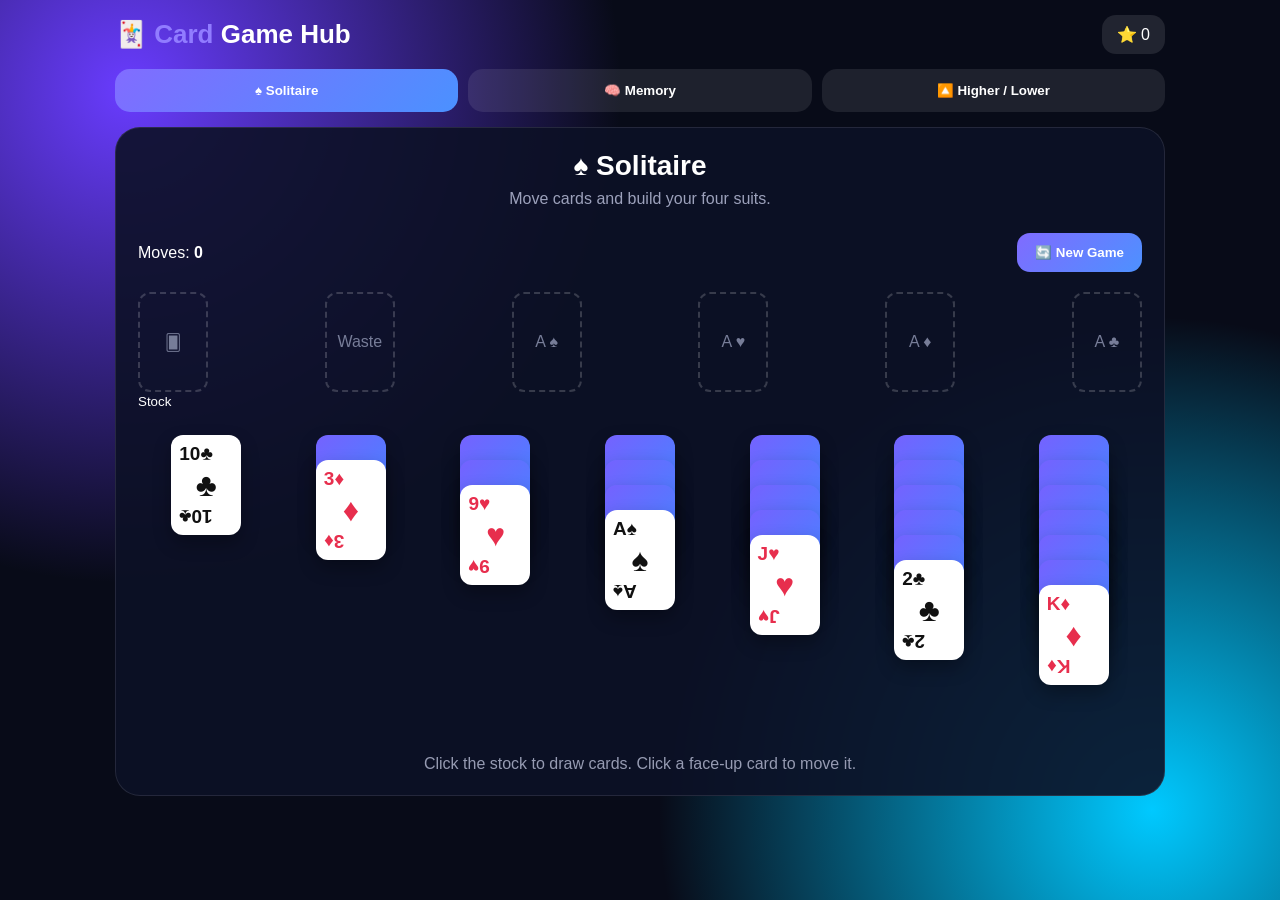
<file: apps/card-game-hub/index.html>
<!DOCTYPE html>
<html lang="en">
<head>
<meta charset="UTF-8">
<meta name="viewport" content="width=device-width,initial-scale=1.0">
<title>Card Game Hub</title>

<style>
*{
    box-sizing:border-box;
    margin:0;
    padding:0;
}

body{
    min-height:100vh;
    font-family:Arial,sans-serif;
    color:white;
    background:
        radial-gradient(circle at 10% 10%,#693cff,transparent 35%),
        radial-gradient(circle at 90% 90%,#00c9ff,transparent 35%),
        #080b18;
    padding:15px;
}

.app{
    max-width:1050px;
    margin:auto;
}

header{
    display:flex;
    justify-content:space-between;
    align-items:center;
    margin-bottom:15px;
}

.logo{
    font-size:26px;
    font-weight:800;
}

.logo span{
    color:#917cff;
}

.score{
    padding:10px 15px;
    border-radius:14px;
    background:rgba(255,255,255,.1);
}

.menu{
    display:grid;
    grid-template-columns:repeat(3,1fr);
    gap:10px;
    margin-bottom:15px;
}

.menu button{
    border:0;
    padding:14px;
    border-radius:15px;
    background:rgba(255,255,255,.09);
    color:white;
    font-weight:bold;
    cursor:pointer;
}

.menu button.active,
.menu button:hover{
    background:linear-gradient(135deg,#816cff,#4b91ff);
}

.game{
    min-height:550px;
    background:rgba(13,17,38,.9);
    border:1px solid rgba(255,255,255,.1);
    border-radius:25px;
    padding:22px;
}

.title{
    text-align:center;
    font-size:28px;
    font-weight:800;
}

.subtitle{
    text-align:center;
    color:#9ca1bb;
    margin:8px 0 25px;
}

.action{
    border:0;
    padding:12px 18px;
    border-radius:13px;
    background:linear-gradient(135deg,#806bff,#4d91ff);
    color:white;
    font-weight:bold;
    cursor:pointer;
}

.action:hover{
    transform:translateY(-1px);
}

.cards{
    display:flex;
    justify-content:center;
    flex-wrap:wrap;
    gap:12px;
}

.card{
    width:70px;
    height:100px;
    border-radius:12px;
    background:white;
    color:#111;
    display:flex;
    flex-direction:column;
    justify-content:space-between;
    padding:8px;
    font-size:19px;
    font-weight:bold;
    box-shadow:0 8px 18px rgba(0,0,0,.3);
}

.card.red{
    color:#e72e4d;
}

.card.black{
    color:#111;
}

.card.back{
    background:
        linear-gradient(135deg,#7562ff,#398cff);
    color:white;
    align-items:center;
    justify-content:center;
    font-size:30px;
}

.card.clickable{
    cursor:pointer;
}

.card.clickable:hover{
    transform:translateY(-5px);
}

.card-center{
    text-align:center;
    font-size:32px;
}

.card-bottom{
    text-align:right;
    transform:rotate(180deg);
}

/* SOLITAIRE */

.solitaire-top{
    display:flex;
    justify-content:space-between;
    align-items:center;
    margin-bottom:20px;
}

.piles{
    display:flex;
    justify-content:space-between;
    gap:10px;
    margin-bottom:25px;
}

.pile{
    width:70px;
    height:100px;
    border:2px dashed rgba(255,255,255,.18);
    border-radius:12px;
    display:flex;
    align-items:center;
    justify-content:center;
    color:#777d98;
}

.tableau{
    display:grid;
    grid-template-columns:repeat(7,1fr);
    gap:8px;
    min-height:300px;
}

.column{
    position:relative;
    min-height:230px;
}

.column .card{
    position:absolute;
    left:50%;
    transform:translateX(-50%);
}

.column .card:hover{
    transform:translateX(-50%) translateY(-3px);
}

/* MEMORY */

.memory-grid{
    display:grid;
    grid-template-columns:repeat(4,75px);
    gap:10px;
    justify-content:center;
}

.memory-card{
    width:75px;
    height:95px;
    border:0;
    border-radius:12px;
    background:linear-gradient(135deg,#7562ff,#398cff);
    color:transparent;
    font-size:30px;
    cursor:pointer;
}

.memory-card.open,
.memory-card.matched{
    background:white;
    color:#111;
}

.memory-card.matched{
    opacity:.55;
}

/* HIGHER LOWER */

.higher{
    text-align:center;
}

.big-card{
    margin:20px auto;
    width:130px;
    height:180px;
    font-size:28px;
}

.big-card .card-center{
    font-size:65px;
}

.guess-buttons{
    display:flex;
    justify-content:center;
    gap:15px;
    margin-top:20px;
}

.guess{
    border:0;
    padding:15px 25px;
    border-radius:15px;
    color:white;
    font-size:17px;
    font-weight:bold;
    cursor:pointer;
}

.higher-btn{
    background:linear-gradient(135deg,#ff5872,#ff874d);
}

.lower-btn{
    background:linear-gradient(135deg,#4b91ff,#36c7d9);
}

.message{
    min-height:30px;
    color:#b6bad0;
    margin:18px;
    font-weight:bold;
}

.stats{
    text-align:center;
    color:#9297b0;
    margin-top:15px;
}

@media(max-width:650px){

    .menu{
        grid-template-columns:1fr;
    }

    .tableau{
        gap:3px;
    }

    .tableau .card,
    .piles .card,
    .pile{
        width:45px;
        height:68px;
        font-size:12px;
        padding:4px;
    }

    .tableau .card-center{
        font-size:18px;
    }

    .memory-grid{
        grid-template-columns:repeat(4,60px);
    }

    .memory-card{
        width:60px;
        height:75px;
        font-size:23px;
    }
}
</style>
</head>

<body>

<div class="app">

<header>
    <div class="logo">🃏 <span>Card</span> Game Hub</div>
    <div class="score">⭐ <span id="score">0</span></div>
</header>

<div class="menu">
    <button class="active" onclick="selectGame('solitaire',this)">
        ♠ Solitaire
    </button>

    <button onclick="selectGame('memory',this)">
        🧠 Memory
    </button>

    <button onclick="selectGame('higher',this)">
        🔼 Higher / Lower
    </button>
</div>

<div class="game" id="game"></div>

</div>

<script>

/* =========================
   GLOBAL
========================= */

let score =
    Number(localStorage.getItem("cardHubScore")) || 0;

document.getElementById("score").textContent = score;

function addScore(points){

    score += points;

    document.getElementById("score").textContent = score;

    localStorage.setItem("cardHubScore",score);
}

function selectGame(game,button){

    document.querySelectorAll(".menu button")
        .forEach(b=>b.classList.remove("active"));

    button.classList.add("active");

    if(game==="solitaire") startSolitaire();
    if(game==="memory") startMemory();
    if(game==="higher") startHigher();

}

/* =========================
   CARD SYSTEM
========================= */

const suits = ["♠","♥","♦","♣"];

const ranks = [
    "A","2","3","4","5","6","7",
    "8","9","10","J","Q","K"
];

function createDeck(){

    const deck=[];

    suits.forEach(suit=>{

        ranks.forEach((rank,index)=>{

            deck.push({
                suit:suit,
                rank:rank,
                value:index+1,
                red:suit==="♥" || suit==="♦"
            });

        });

    });

    return deck;
}

function shuffle(deck){

    for(let i=deck.length-1;i>0;i--){

        const j =
            Math.floor(Math.random()*(i+1));

        [deck[i],deck[j]] =
            [deck[j],deck[i]];

    }

    return deck;
}

function cardHTML(card,extra=""){

    return `
        <div class="card ${card.red?"red":"black"} ${extra}">
            <div>${card.rank}${card.suit}</div>
            <div class="card-center">${card.suit}</div>
            <div class="card-bottom">${card.rank}${card.suit}</div>
        </div>
    `;
}

/* =========================
   SOLITAIRE
========================= */

let tableau=[];
let stock=[];
let waste=[];
let moves=0;

function startSolitaire(){

    const deck=shuffle(createDeck());

    tableau=[];
    stock=[];
    waste=[];
    moves=0;

    let position=0;

    for(let column=0;column<7;column++){

        tableau[column]=[];

        for(let row=0;row<=column;row++){

            const card=deck[position++];

            card.faceUp =
                row===column;

            tableau[column].push(card);

        }

    }

    stock=deck.slice(position);

    renderSolitaire();

}

function renderSolitaire(){

    document.getElementById("game").innerHTML=`

        <div class="title">♠ Solitaire</div>

        <div class="subtitle">
            Move cards and build your four suits.
        </div>

        <div class="solitaire-top">

            <div>
                Moves: <strong>${moves}</strong>
            </div>

            <button class="action" onclick="startSolitaire()">
                🔄 New Game
            </button>

        </div>

        <div class="piles">

            <div>
                <div class="pile"
                     onclick="drawStock()">
                    ${stock.length ? "🂠" : "↻"}
                </div>
                <small>Stock</small>
            </div>

            <div>
                ${
                    waste.length
                    ? cardHTML(waste[waste.length-1])
                    : `<div class="pile">Waste</div>`
                }
            </div>

            <div class="pile">A ♠</div>
            <div class="pile">A ♥</div>
            <div class="pile">A ♦</div>
            <div class="pile">A ♣</div>

        </div>

        <div class="tableau" id="tableau"></div>

        <div style="text-align:center;margin-top:20px;color:#969bb2;">
            Click the stock to draw cards. Click a face-up card to move it.
        </div>

    `;

    const board =
        document.getElementById("tableau");

    tableau.forEach((column,columnIndex)=>{

        const div=document.createElement("div");

        div.className="column";

        column.forEach((card,rowIndex)=>{

            const wrapper =
                document.createElement("div");

            wrapper.innerHTML =
                card.faceUp
                ? cardHTML(card,"clickable")
                : cardHTML({
                    rank:"",
                    suit:"",
                    red:false
                },"back");

            const element=wrapper.firstElementChild;

            element.style.top =
                (rowIndex*25)+"px";

            element.onclick=()=>{

                if(card.faceUp){

                    moveCard(
                        columnIndex,
                        rowIndex
                    );

                }

            };

            div.appendChild(element);

        });

        board.appendChild(div);

    });

}

function drawStock(){

    if(stock.length){

        const card=stock.pop();

        card.faceUp=true;

        waste.push(card);

    }else{

        stock=waste.reverse();

        waste=[];

    }

    moves++;

    renderSolitaire();

}

function moveCard(column,row){

    const card =
        tableau[column][row];

    if(!card.faceUp) return;

    /*
       Simple playable solitaire movement:
       clicking a card moves it to another column.
       The destination is selected by clicking another
       column's empty space.
    */

    const destination =
        prompt(
            "Move to column 1-7:"
        );

    if(destination===null) return;

    const target =
        Number(destination)-1;

    if(
        target>=0 &&
        target<7 &&
        target!==column
    ){

        const moving =
            tableau[column].splice(row);

        tableau[target].push(...moving);

        moves++;

        addScore(2);

        renderSolitaire();

    }

}

/* =========================
   MEMORY
========================= */

let memoryCards=[];
let memoryOpen=[];
let memoryMatches=0;
let memoryLocked=false;

function startMemory(){

    const symbols=[
        "🚀","🌟","🎮","🐱",
        "🍕","⚽","🚗","🎵"
    ];

    memoryCards =
        shuffle([
            ...symbols,
            ...symbols
        ]);

    memoryOpen=[];
    memoryMatches=0;
    memoryLocked=false;

    renderMemory();

}

function renderMemory(){

    document.getElementById("game").innerHTML=`

        <div class="title">🧠 Card Memory</div>

        <div class="subtitle">
            Flip cards and find every matching pair.
        </div>

        <div class="memory-grid" id="memoryGrid"></div>

        <div style="text-align:center;margin-top:25px;">
            <button class="action" onclick="startMemory()">
                🔄 New Game
            </button>
        </div>

        <div class="stats">
            Matches: ${memoryMatches}/8
        </div>

    `;

    const grid =
        document.getElementById("memoryGrid");

    memoryCards.forEach((symbol,index)=>{

        const button =
            document.createElement("button");

        button.className="memory-card";

        const isOpen =
            memoryOpen.includes(index);

        const matched =
            memoryCards[index]===null;

        if(isOpen || matched){

            button.classList.add(
                matched ? "matched" : "open"
            );

            button.textContent=symbol || "✓";

        }

        button.onclick=()=>{

            flipMemory(index);

        };

        grid.appendChild(button);

    });

}

function flipMemory(index){

    if(memoryLocked) return;

    if(memoryCards[index]===null) return;

    if(memoryOpen.includes(index)) return;

    if(memoryOpen.length>=2) return;

    memoryOpen.push(index);

    renderMemory();

    if(memoryOpen.length===2){

        const first=memoryOpen[0];
        const second=memoryOpen[1];

        if(memoryCards[first]===memoryCards[second]){

            setTimeout(()=>{

                memoryCards[first]=null;
                memoryCards[second]=null;

                memoryOpen=[];

                memoryMatches++;

                addScore(10);

                renderMemory();

                if(memoryMatches===8){

                    setTimeout(()=>{
                        alert("🎉 All pairs found! +80 points");
                    },200);

                }

            },500);

        }else{

            memoryLocked=true;

            setTimeout(()=>{

                memoryOpen=[];

                memoryLocked=false;

                renderMemory();

            },800);

        }

    }

}

/* =========================
   HIGHER / LOWER
========================= */

let higherCurrent=0;
let higherNext=0;
let higherScore=0;
let higherStreak=0;

function randomCard(){

    return Math.floor(Math.random()*13)+1;

}

function rankName(value){

    if(value===1) return "A";
    if(value===11) return "J";
    if(value===12) return "Q";
    if(value===13) return "K";

    return value;

}

function startHigher(){

    higherCurrent=randomCard();
    higherScore=0;
    higherStreak=0;

    renderHigher();

}

function renderHigher(message=""){

    const value=rankName(higherCurrent);

    document.getElementById("game").innerHTML=`

        <div class="title">🔼 Higher or Lower</div>

        <div class="subtitle">
            Guess whether the next card is higher or lower.
        </div>

        <div class="higher">

            <div class="card big-card ${Math.random()>.5?"red":"black"}">

                <div>${value}</div>

                <div class="card-center">🃏</div>

                <div class="card-bottom">${value}</div>

            </div>

            <div class="guess-buttons">

                <button
                    class="guess higher-btn"
                    onclick="guessHigher('higher')"
                >
                    🔼 Higher
                </button>

                <button
                    class="guess lower-btn"
                    onclick="guessHigher('lower')"
                >
                    🔽 Lower
                </button>

            </div>

            <div class="message">
                ${message || "Make your prediction!"}
            </div>

            <div class="stats">
                Score: ${higherScore}
                &nbsp; • &nbsp;
                Streak: ${higherStreak}
            </div>

            <br>

            <button class="action" onclick="startHigher()">
                🔄 New Game
            </button>

        </div>

    `;

}

function guessHigher(choice){

    higherNext=randomCard();

    const correct =
        choice==="higher"
        ? higherNext>higherCurrent
        : higherNext<higherCurrent;

    const currentName =
        rankName(higherCurrent);

    const nextName =
        rankName(higherNext);

    if(higherNext===higherCurrent){

        higherScore+=5;

        higherStreak++;

        addScore(5);

        higherCurrent=higherNext;

        renderHigher(
            `🤝 Same card! +5 points. Next card: ${nextName}`
        );

        return;

    }

    if(correct){

        higherScore+=10;

        higherStreak++;

        addScore(10);

        higherCurrent=higherNext;

        renderHigher(
            `🎉 Correct! ${currentName} → ${nextName}`
        );

    }else{

        higherStreak=0;

        renderHigher(
            `❌ Wrong! ${currentName} → ${nextName}.`
        );

        higherCurrent=higherNext;

    }

}

/* START */

startSolitaire();

</script>

</body>
</html>
</file>
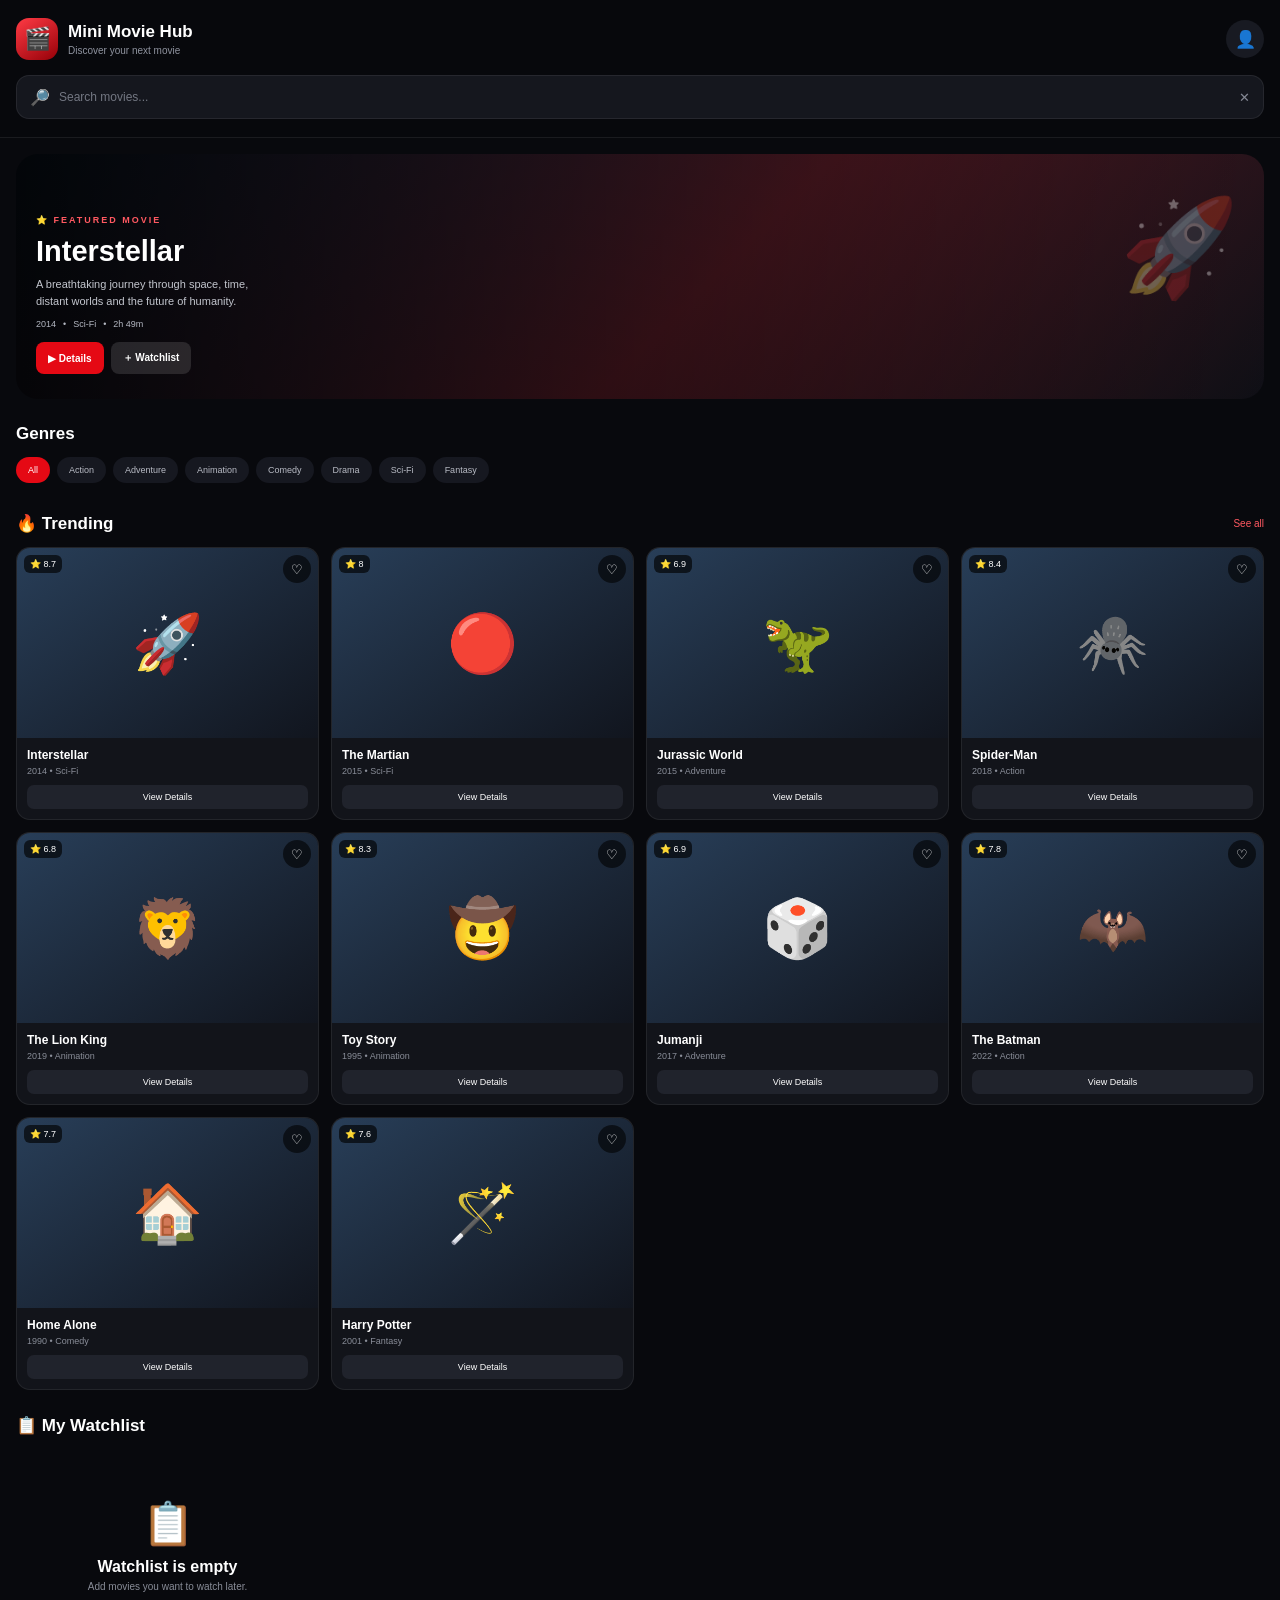
<file: apps/mini-movie-hub/index.html>
<!DOCTYPE html>
<html lang="en">
<head>
<meta charset="UTF-8">
<meta name="viewport" content="width=device-width, initial-scale=1.0">
<title>Mini Movie Hub</title>

<style>
* {
    box-sizing: border-box;
    margin: 0;
    padding: 0;
}

body {
    font-family: Arial, Helvetica, sans-serif;
    background: #08090d;
    color: white;
    min-height: 100vh;
}

button,
input {
    font-family: inherit;
}

button {
    cursor: pointer;
}

/* HEADER */

.header {
    position: sticky;
    top: 0;
    z-index: 20;

    padding: 18px 16px;

    background: rgba(8,9,13,0.95);
    backdrop-filter: blur(15px);

    border-bottom: 1px solid rgba(255,255,255,0.08);
}

.header-top {
    display: flex;
    align-items: center;
    justify-content: space-between;
}

.logo {
    display: flex;
    align-items: center;
    gap: 10px;
}

.logo-icon {
    width: 42px;
    height: 42px;

    display: grid;
    place-items: center;

    border-radius: 13px;

    font-size: 22px;

    background: linear-gradient(145deg,#ff3b45,#950008);
}

.logo h1 {
    font-size: 17px;
}

.logo p {
    color: #8f939f;
    font-size: 10px;
    margin-top: 3px;
}

.profile {
    width: 38px;
    height: 38px;

    border: none;
    border-radius: 50%;

    color: white;
    background: #181a22;

    font-size: 17px;
}

/* SEARCH */

.search {
    display: flex;
    align-items: center;
    gap: 9px;

    height: 44px;

    margin-top: 15px;
    padding: 0 13px;

    border-radius: 13px;

    background: #15171e;
    border: 1px solid rgba(255,255,255,0.07);
}

.search span {
    color: #999da8;
}

.search input {
    flex: 1;

    border: none;
    outline: none;

    color: white;
    background: transparent;

    font-size: 12px;
}

.search input::placeholder {
    color: #737782;
}

.search button {
    border: none;
    background: transparent;
    color: #858995;
}

/* HERO */

.hero {
    min-height: 245px;

    margin: 16px;

    padding: 25px 20px;

    display: flex;
    align-items: flex-end;

    border-radius: 22px;

    position: relative;
    overflow: hidden;

    background:
        linear-gradient(
            90deg,
            rgba(0,0,0,0.88),
            rgba(0,0,0,0.48),
            rgba(0,0,0,0.1)
        ),
        linear-gradient(
            135deg,
            #142c48,
            #5b1c27 55%,
            #101118
        );
}

.hero::after {
    content: "🚀";

    position: absolute;

    right: 25px;
    top: 38px;

    font-size: 95px;

    opacity: 0.35;
}

.hero-content {
    position: relative;
    z-index: 2;

    max-width: 240px;
}

.featured {
    color: #ff5961;

    font-size: 9px;
    font-weight: bold;

    letter-spacing: 2px;
}

.hero h2 {
    font-size: 29px;
    margin: 8px 0;
}

.hero p {
    color: #c3c6ce;

    font-size: 11px;
    line-height: 1.5;
}

.hero-info {
    display: flex;
    gap: 7px;

    margin-top: 10px;

    color: #b4b8c2;

    font-size: 9px;
}

.hero-buttons {
    display: flex;
    gap: 7px;

    margin-top: 13px;
}

.hero-buttons button {
    padding: 9px 12px;

    border-radius: 8px;

    border: none;

    font-size: 10px;
    font-weight: bold;
}

.details {
    background: #e50914;
    color: white;
}

.watch {
    background: rgba(255,255,255,0.12);
    color: white;
}

/* SECTIONS */

.section {
    margin: 25px 16px;
}

.section-title {
    display: flex;
    align-items: center;
    justify-content: space-between;

    margin-bottom: 13px;
}

.section-title h2 {
    font-size: 17px;
}

.section-title button {
    border: none;
    background: transparent;
    color: #ff5961;
    font-size: 10px;
}

/* MOVIE GRID */

.movie-grid {
    display: grid;

    grid-template-columns: repeat(2, 1fr);

    gap: 12px;
}

.movie {
    overflow: hidden;

    border-radius: 14px;

    background: #12141a;

    border: 1px solid rgba(255,255,255,0.07);

    transition: 0.2s;
}

.movie:hover {
    transform: translateY(-3px);
}

.poster {
    height: 145px;

    display: flex;
    align-items: center;
    justify-content: center;

    position: relative;

    background:
        linear-gradient(145deg,#283e58,#11151e);
}

.poster span {
    font-size: 57px;
}

.rating {
    position: absolute;

    top: 7px;
    left: 7px;

    padding: 4px 6px;

    border-radius: 6px;

    background: rgba(0,0,0,0.65);

    font-size: 9px;
}

.favorite {
    position: absolute;

    top: 7px;
    right: 7px;

    width: 28px;
    height: 28px;

    border-radius: 50%;

    border: none;

    background: rgba(0,0,0,0.6);

    color: white;
}

.favorite.active {
    color: #ff3440;
}

.movie-info {
    padding: 10px;
}

.movie-info h3 {
    font-size: 12px;

    overflow: hidden;
    white-space: nowrap;
    text-overflow: ellipsis;
}

.movie-info p {
    margin-top: 4px;

    color: #898d98;

    font-size: 9px;
}

.movie-info .open {
    width: 100%;

    margin-top: 9px;
    padding: 7px;

    border: none;
    border-radius: 7px;

    color: white;
    background: #20232c;

    font-size: 9px;
}

/* SEARCH RESULTS */

#searchSection {
    display: none;
}

/* GENRE BAR */

.genre-bar {
    display: flex;

    gap: 7px;

    overflow-x: auto;

    padding-bottom: 5px;
}

.genre-bar::-webkit-scrollbar {
    display: none;
}

.genre {
    flex-shrink: 0;

    padding: 8px 12px;

    border: none;
    border-radius: 20px;

    color: #b8bbc4;
    background: #161820;

    font-size: 9px;
}

.genre.active {
    color: white;
    background: #e50914;
}

/* MODAL */

.modal {
    position: fixed;

    inset: 0;

    z-index: 100;

    display: none;
    align-items: center;
    justify-content: center;

    padding: 18px;

    background: rgba(0,0,0,0.75);

    backdrop-filter: blur(7px);
}

.modal.show {
    display: flex;
}

.modal-box {
    width: 100%;
    max-width: 350px;

    max-height: 90vh;

    overflow-y: auto;

    border-radius: 22px;

    background: #15171e;

    border: 1px solid rgba(255,255,255,0.1);
}

.modal-poster {
    height: 190px;

    display: grid;
    place-items: center;

    position: relative;

    font-size: 85px;

    background: linear-gradient(145deg,#263f5b,#241318);
}

.close {
    position: absolute;

    top: 12px;
    right: 12px;

    width: 32px;
    height: 32px;

    border-radius: 50%;

    border: none;

    color: white;
    background: rgba(0,0,0,0.6);

    z-index: 2;
}

.modal-content {
    padding: 20px;
}

.modal-content h2 {
    font-size: 23px;
}

.modal-meta {
    display: flex;
    gap: 8px;

    margin-top: 8px;

    color: #9296a1;

    font-size: 10px;
}

.modal-content p {
    margin-top: 14px;

    color: #b8bbc4;

    line-height: 1.6;

    font-size: 11px;
}

.modal-buttons {
    display: flex;
    gap: 8px;

    margin-top: 18px;
}

.modal-buttons button {
    flex: 1;

    padding: 11px;

    border: none;
    border-radius: 9px;

    color: white;

    background: #e50914;

    font-size: 10px;
    font-weight: bold;
}

.modal-buttons .secondary {
    background: #272a33;
}

/* EMPTY */

.empty {
    padding: 50px 15px;

    text-align: center;

    color: #888c97;
}

.empty div {
    font-size: 42px;
    margin-bottom: 10px;
}

.empty h3 {
    color: white;
    font-size: 16px;
}

.empty p {
    margin-top: 5px;
    font-size: 10px;
}

/* TOAST */

.toast {
    position: fixed;

    left: 50%;
    bottom: 25px;

    transform: translate(-50%,20px);

    padding: 10px 15px;

    border-radius: 10px;

    background: rgba(25,25,30,0.96);

    color: white;

    font-size: 10px;

    opacity: 0;

    transition: 0.25s;

    pointer-events: none;

    z-index: 200;
}

.toast.show {
    opacity: 1;

    transform: translate(-50%,0);
}

/* RESPONSIVE */

@media (min-width: 600px) {
    .movie-grid {
        grid-template-columns: repeat(4,1fr);
    }

    .poster {
        height: 190px;
    }
}
</style>
</head>

<body>

<header class="header">

    <div class="header-top">

        <div class="logo">
            <div class="logo-icon">🎬</div>

            <div>
                <h1>Mini Movie Hub</h1>
                <p>Discover your next movie</p>
            </div>
        </div>

        <button class="profile">👤</button>

    </div>

    <div class="search">

        <span>🔎</span>

        <input
            id="searchInput"
            type="text"
            placeholder="Search movies..."
        >

        <button id="clearSearch">✕</button>

    </div>

</header>


<!-- FEATURED -->

<section class="hero">

    <div class="hero-content">

        <span class="featured">⭐ FEATURED MOVIE</span>

        <h2>Interstellar</h2>

        <p>
            A breathtaking journey through space, time,
            distant worlds and the future of humanity.
        </p>

        <div class="hero-info">
            <span>2014</span>
            <span>•</span>
            <span>Sci-Fi</span>
            <span>•</span>
            <span>2h 49m</span>
        </div>

        <div class="hero-buttons">

            <button
                class="details"
                onclick="showMovie('Interstellar')"
            >
                ▶ Details
            </button>

            <button
                class="watch"
                onclick="addWatchlist('Interstellar')"
            >
                ＋ Watchlist
            </button>

        </div>

    </div>

</section>


<!-- GENRES -->

<section class="section">

    <div class="section-title">
        <h2>Genres</h2>
    </div>

    <div class="genre-bar">

        <button class="genre active" data-genre="All">
            All
        </button>

        <button class="genre" data-genre="Action">
            Action
        </button>

        <button class="genre" data-genre="Adventure">
            Adventure
        </button>

        <button class="genre" data-genre="Animation">
            Animation
        </button>

        <button class="genre" data-genre="Comedy">
            Comedy
        </button>

        <button class="genre" data-genre="Drama">
            Drama
        </button>

        <button class="genre" data-genre="Sci-Fi">
            Sci-Fi
        </button>

        <button class="genre" data-genre="Fantasy">
            Fantasy
        </button>

    </div>

</section>


<!-- TRENDING -->

<section class="section" id="trendingSection">

    <div class="section-title">

        <h2>🔥 Trending</h2>

        <button id="trendingAll">
            See all
        </button>

    </div>

    <div class="movie-grid" id="movieGrid"></div>

</section>


<!-- SEARCH RESULTS -->

<section class="section" id="searchSection">

    <div class="section-title">
        <h2>🔎 Search Results</h2>
    </div>

    <div class="movie-grid" id="searchGrid"></div>

</section>


<!-- WATCHLIST -->

<section class="section">

    <div class="section-title">
        <h2>📋 My Watchlist</h2>
    </div>

    <div
        id="watchlist"
        class="movie-grid"
    ></div>

</section>


<!-- MOVIE MODAL -->

<div class="modal" id="movieModal">

    <div class="modal-box">

        <div class="modal-poster">

            <button
                class="close"
                id="closeModal"
            >
                ✕
            </button>

            <span id="modalEmoji">🎬</span>

        </div>

        <div class="modal-content">

            <h2 id="modalTitle">
                Movie
            </h2>

            <div class="modal-meta">

                <span id="modalYear">2024</span>
                <span>•</span>
                <span id="modalGenre">Action</span>
                <span>•</span>
                <span id="modalRating">⭐ 8.0</span>

            </div>

            <p id="modalDescription">
                Movie description.
            </p>

            <div class="modal-buttons">

                <button
                    id="modalWatchlist"
                >
                    ＋ Watchlist
                </button>

                <button
                    class="secondary"
                    id="modalFavorite"
                >
                    ❤️ Favorite
                </button>

            </div>

        </div>

    </div>

</div>


<div class="toast" id="toast"></div>


<script>
/* =====================================
   MOVIE DATABASE
===================================== */

const movies = [

    {
        title: "Interstellar",
        year: 2014,
        genre: "Sci-Fi",
        rating: 8.7,
        emoji: "🚀",
        description:
            "A space exploration adventure involving distant planets, time and the future of humanity."
    },

    {
        title: "The Martian",
        year: 2015,
        genre: "Sci-Fi",
        rating: 8.0,
        emoji: "🔴",
        description:
            "A stranded astronaut uses science, creativity and determination to survive on Mars."
    },

    {
        title: "Jurassic World",
        year: 2015,
        genre: "Adventure",
        rating: 6.9,
        emoji: "🦖",
        description:
            "A dinosaur park becomes the setting for an exciting adventure when things go wrong."
    },

    {
        title: "Spider-Man",
        year: 2018,
        genre: "Action",
        rating: 8.4,
        emoji: "🕷️",
        description:
            "A young hero discovers his abilities and learns how to use them responsibly."
    },

    {
        title: "The Lion King",
        year: 2019,
        genre: "Animation",
        rating: 6.8,
        emoji: "🦁",
        description:
            "A young lion grows into his responsibilities and discovers his place in the world."
    },

    {
        title: "Toy Story",
        year: 1995,
        genre: "Animation",
        rating: 8.3,
        emoji: "🤠",
        description:
            "Toys come alive when humans are away and experience an unforgettable adventure."
    },

    {
        title: "Jumanji",
        year: 2017,
        genre: "Adventure",
        rating: 6.9,
        emoji: "🎲",
        description:
            "A mysterious game transports players into a dangerous and surprising world."
    },

    {
        title: "The Batman",
        year: 2022,
        genre: "Action",
        rating: 7.8,
        emoji: "🦇",
        description:
            "A mysterious detective investigates a series of crimes across a dark city."
    },

    {
        title: "Home Alone",
        year: 1990,
        genre: "Comedy",
        rating: 7.7,
        emoji: "🏠",
        description:
            "A young boy is accidentally left home alone and has to protect his house."
    },

    {
        title: "Harry Potter",
        year: 2001,
        genre: "Fantasy",
        rating: 7.6,
        emoji: "🪄",
        description:
            "A young wizard begins his journey at a magical school and discovers a remarkable world."
    }

];


/* =====================================
   ELEMENTS
===================================== */

const movieGrid =
    document.getElementById("movieGrid");

const searchGrid =
    document.getElementById("searchGrid");

const searchInput =
    document.getElementById("searchInput");

const searchSection =
    document.getElementById("searchSection");

const trendingSection =
    document.getElementById("trendingSection");

const watchlist =
    document.getElementById("watchlist");

const modal =
    document.getElementById("movieModal");

const toast =
    document.getElementById("toast");


/* =====================================
   STORAGE
===================================== */

let favorites =
    JSON.parse(
        localStorage.getItem("movieFavorites") || "[]"
    );

let savedWatchlist =
    JSON.parse(
        localStorage.getItem("movieWatchlist") || "[]"
    );


/* =====================================
   TOAST
===================================== */

let toastTimer;

function showToast(message) {

    toast.textContent = message;

    toast.classList.add("show");

    clearTimeout(toastTimer);

    toastTimer = setTimeout(() => {

        toast.classList.remove("show");

    }, 1600);

}


/* =====================================
   CREATE MOVIE CARD
===================================== */

function createMovieCard(movie) {

    const isFavorite =
        favorites.includes(movie.title);

    return `

        <article class="movie">

            <div class="poster">

                <span>
                    ${movie.emoji}
                </span>

                <div class="rating">
                    ⭐ ${movie.rating}
                </div>

                <button
                    class="favorite ${isFavorite ? "active" : ""}"
                    onclick="toggleFavorite('${movie.title}')"
                >
                    ${isFavorite ? "♥" : "♡"}
                </button>

            </div>

            <div class="movie-info">

                <h3>
                    ${movie.title}
                </h3>

                <p>
                    ${movie.year} • ${movie.genre}
                </p>

                <button
                    class="open"
                    onclick="showMovie('${movie.title}')"
                >
                    View Details
                </button>

            </div>

        </article>

    `;

}


/* =====================================
   RENDER MOVIES
===================================== */

function renderMovies(list = movies) {

    movieGrid.innerHTML =
        list.map(createMovieCard).join("");

}


/* =====================================
   SEARCH
===================================== */

searchInput.addEventListener("input", () => {

    const query =
        searchInput.value
        .toLowerCase()
        .trim();

    if (!query) {

        searchSection.style.display = "none";
        trendingSection.style.display = "block";

        return;
    }

    const results =
        movies.filter(movie =>
            movie.title
                .toLowerCase()
                .includes(query)
            ||
            movie.genre
                .toLowerCase()
                .includes(query)
        );

    searchSection.style.display = "block";
    trendingSection.style.display = "none";

    if (results.length === 0) {

        searchGrid.innerHTML = `
            <div class="empty">
                <div>🎬</div>
                <h3>No movies found</h3>
                <p>Try another search.</p>
            </div>
        `;

    } else {

        searchGrid.innerHTML =
            results.map(createMovieCard).join("");

    }

});


/* =====================================
   CLEAR SEARCH
===================================== */

document
    .getElementById("clearSearch")
    .addEventListener("click", () => {

        searchInput.value = "";

        searchSection.style.display = "none";
        trendingSection.style.display = "block";

        searchInput.focus();

    });


/* =====================================
   GENRE FILTER
===================================== */

document
    .querySelectorAll(".genre")
    .forEach(button => {

        button.addEventListener("click", () => {

            document
                .querySelectorAll(".genre")
                .forEach(item =>
                    item.classList.remove("active")
                );

            button.classList.add("active");

            const genre =
                button.dataset.genre;

            if (genre === "All") {

                renderMovies(movies);

            } else {

                const filtered =
                    movies.filter(
                        movie =>
                            movie.genre === genre
                    );

                renderMovies(filtered);

            }

            window.scrollTo({
                top: document
                    .getElementById("trendingSection")
                    .offsetTop - 20,
                behavior: "smooth"
            });

        });

    });


/* =====================================
   FAVORITES
===================================== */

function toggleFavorite(title) {

    if (favorites.includes(title)) {

        favorites =
            favorites.filter(
                item => item !== title
            );

        showToast("Removed from favorites");

    } else {

        favorites.push(title);

        showToast("Added to favorites ❤️");

    }

    localStorage.setItem(
        "movieFavorites",
        JSON.stringify(favorites)
    );

    renderMovies();

    if (searchInput.value.trim()) {

        searchInput.dispatchEvent(
            new Event("input")
        );

    }

}


/* =====================================
   WATCHLIST
===================================== */

function addWatchlist(title) {

    if (!savedWatchlist.includes(title)) {

        savedWatchlist.push(title);

        localStorage.setItem(
            "movieWatchlist",
            JSON.stringify(savedWatchlist)
        );

        showToast("Added to watchlist 📋");

    } else {

        showToast("Already in watchlist");

    }

    renderWatchlist();

}


/* =====================================
   RENDER WATCHLIST
===================================== */

function renderWatchlist() {

    if (savedWatchlist.length === 0) {

        watchlist.innerHTML = `
            <div class="empty">
                <div>📋</div>
                <h3>Watchlist is empty</h3>
                <p>Add movies you want to watch later.</p>
            </div>
        `;

        return;
    }

    const list =
        savedWatchlist
            .map(title =>
                movies.find(
                    movie => movie.title === title
                )
            )
            .filter(Boolean);

    watchlist.innerHTML =
        list.map(createMovieCard).join("");

}


/* =====================================
   MOVIE DETAILS
===================================== */

function showMovie(title) {

    const movie =
        movies.find(
            item => item.title === title
        );

    if (!movie) {
        return;
    }

    document.getElementById("modalTitle")
        .textContent = movie.title;

    document.getElementById("modalEmoji")
        .textContent = movie.emoji;

    document.getElementById("modalYear")
        .textContent = movie.year;

    document.getElementById("modalGenre")
        .textContent = movie.genre;

    document.getElementById("modalRating")
        .textContent = `⭐ ${movie.rating}`;

    document.getElementById("modalDescription")
        .textContent = movie.description;

    document.getElementById("modalWatchlist")
        .onclick = () =>
            addWatchlist(movie.title);

    document.getElementById("modalFavorite")
        .onclick = () =>
            toggleFavorite(movie.title);

    modal.classList.add("show");

}


/* =====================================
   CLOSE MODAL
===================================== */

document
    .getElementById("closeModal")
    .addEventListener("click", () => {

        modal.classList.remove("show");

    });


modal.addEventListener("click", event => {

    if (event.target === modal) {

        modal.classList.remove("show");

    }

});


/* =====================================
   PROFILE
===================================== */

document
    .querySelector(".profile")
    .addEventListener("click", () => {

        showToast("Mini Movie Hub");

    });


/* =====================================
   SEE ALL
===================================== */

document
    .getElementById("trendingAll")
    .addEventListener("click", () => {

        renderMovies(movies);

        showToast(
            `${movies.length} movies available`
        );

    });


/* =====================================
   INITIAL LOAD
===================================== */

renderMovies();
renderWatchlist();

</script>

</body>
</html>
</file>
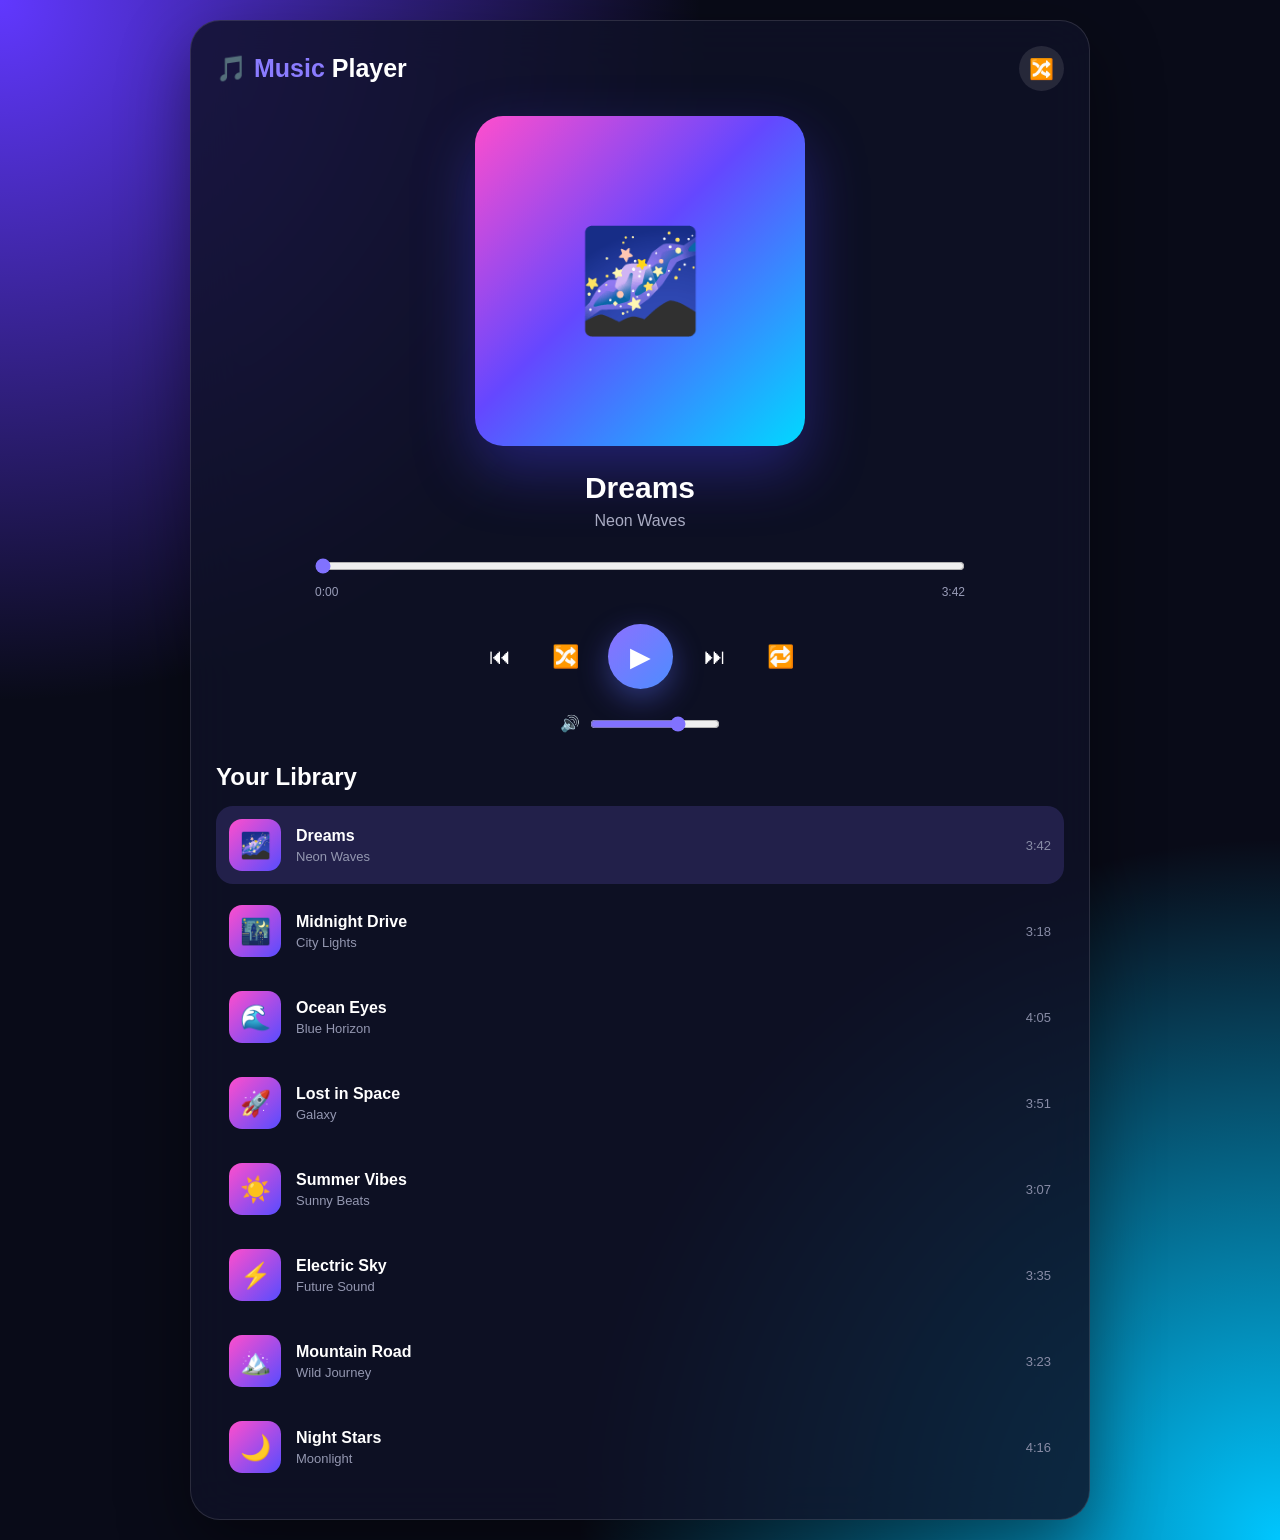
<file: apps/music-player/index.html>
<!DOCTYPE html>
<html lang="en">
<head>
<meta charset="UTF-8">
<meta name="viewport" content="width=device-width, initial-scale=1.0">
<title>Music Player</title>

<style>
*{
    box-sizing:border-box;
    margin:0;
    padding:0;
    font-family:Arial,Helvetica,sans-serif;
}

body{
    min-height:100vh;
    background:
        radial-gradient(circle at top left,#6138ff 0%,transparent 35%),
        radial-gradient(circle at bottom right,#00c6ff 0%,transparent 35%),
        #090b18;
    color:white;
    padding:20px;
}

.player{
    max-width:900px;
    margin:auto;
    background:rgba(15,18,38,.82);
    backdrop-filter:blur(25px);
    border:1px solid rgba(255,255,255,.12);
    border-radius:30px;
    padding:25px;
    box-shadow:0 25px 70px rgba(0,0,0,.45);
}

.top{
    display:flex;
    justify-content:space-between;
    align-items:center;
    margin-bottom:25px;
}

.logo{
    font-size:25px;
    font-weight:800;
}

.logo span{
    color:#8b7cff;
}

.icon-btn{
    width:45px;
    height:45px;
    border:0;
    border-radius:50%;
    background:rgba(255,255,255,.1);
    color:white;
    font-size:20px;
    cursor:pointer;
}

.icon-btn:hover{
    background:rgba(255,255,255,.2);
}

.now-playing{
    text-align:center;
}

.album{
    width:min(330px,80vw);
    height:min(330px,80vw);
    margin:5px auto 25px;
    border-radius:28px;
    background:
        linear-gradient(135deg,#ff4ecd,#6547ff 45%,#00d9ff);
    display:flex;
    align-items:center;
    justify-content:center;
    font-size:100px;
    box-shadow:0 25px 60px rgba(74,67,255,.35);
    transition:.3s;
}

.album.playing{
    animation:pulse 2s infinite;
}

@keyframes pulse{
    0%,100%{transform:scale(1)}
    50%{transform:scale(1.025)}
}

.song-title{
    font-size:30px;
    font-weight:800;
    margin-bottom:7px;
}

.artist{
    color:#a9acc3;
    font-size:16px;
}

.progress-area{
    margin:28px auto 10px;
    max-width:650px;
}

.progress{
    width:100%;
    accent-color:#8172ff;
    cursor:pointer;
}

.times{
    display:flex;
    justify-content:space-between;
    color:#999db8;
    font-size:12px;
    margin-top:7px;
}

.controls{
    display:flex;
    justify-content:center;
    align-items:center;
    gap:20px;
    margin:25px 0;
}

.control{
    border:0;
    background:transparent;
    color:white;
    font-size:22px;
    cursor:pointer;
    width:45px;
    height:45px;
    border-radius:50%;
}

.control:hover{
    background:rgba(255,255,255,.1);
}

.play{
    width:65px;
    height:65px;
    border-radius:50%;
    background:linear-gradient(135deg,#8c70ff,#4d8dff);
    font-size:27px;
    box-shadow:0 10px 30px rgba(92,112,255,.4);
}

.play:hover{
    transform:scale(1.06);
}

.volume{
    display:flex;
    align-items:center;
    justify-content:center;
    gap:10px;
    margin-bottom:30px;
}

.volume input{
    width:130px;
    accent-color:#8172ff;
}

.library{
    margin-top:15px;
}

.library h2{
    margin-bottom:15px;
}

.song{
    display:flex;
    align-items:center;
    gap:15px;
    padding:13px;
    border-radius:17px;
    margin-bottom:8px;
    cursor:pointer;
    transition:.2s;
}

.song:hover{
    background:rgba(255,255,255,.08);
}

.song.active{
    background:rgba(129,114,255,.18);
}

.cover{
    width:52px;
    height:52px;
    border-radius:13px;
    display:flex;
    align-items:center;
    justify-content:center;
    font-size:25px;
    background:linear-gradient(135deg,#ff4ecd,#574cff);
}

.song-info{
    flex:1;
}

.song-name{
    font-weight:700;
}

.song-artist{
    color:#9498b1;
    font-size:13px;
    margin-top:4px;
}

.song-duration{
    color:#888ca6;
    font-size:13px;
}

.empty{
    text-align:center;
    color:#9296ad;
    padding:30px;
}

@media(max-width:600px){
    body{
        padding:10px;
    }

    .player{
        padding:18px;
        border-radius:24px;
    }

    .song-title{
        font-size:24px;
    }

    .controls{
        gap:8px;
    }

    .album{
        font-size:75px;
    }
}
</style>
</head>

<body>

<div class="player">

    <div class="top">
        <div class="logo">🎵 <span>Music</span> Player</div>
        <button class="icon-btn" onclick="shuffle()">🔀</button>
    </div>

    <div class="now-playing">

        <div class="album" id="album">🎵</div>

        <div class="song-title" id="songTitle">Dreams</div>
        <div class="artist" id="artist">Neon Waves</div>

        <div class="progress-area">
            <input
                type="range"
                class="progress"
                id="progress"
                min="0"
                max="100"
                value="0"
                oninput="seekMusic()"
            >

            <div class="times">
                <span id="currentTime">0:00</span>
                <span id="totalTime">3:42</span>
            </div>
        </div>

        <div class="controls">

            <button class="control" onclick="previousSong()">⏮</button>

            <button class="control" onclick="toggleShuffle()" id="shuffleBtn">🔀</button>

            <button class="control play" onclick="togglePlay()" id="playBtn">▶</button>

            <button class="control" onclick="nextSong()">⏭</button>

            <button class="control" onclick="toggleRepeat()" id="repeatBtn">🔁</button>

        </div>

        <div class="volume">
            🔊
            <input
                type="range"
                id="volume"
                min="0"
                max="100"
                value="70"
                oninput="changeVolume()"
            >
        </div>

    </div>

    <div class="library">
        <h2>Your Library</h2>
        <div id="songList"></div>
    </div>

</div>

<script>

const songs = [

    {
        title:"Dreams",
        artist:"Neon Waves",
        icon:"🌌",
        duration:222
    },

    {
        title:"Midnight Drive",
        artist:"City Lights",
        icon:"🌃",
        duration:198
    },

    {
        title:"Ocean Eyes",
        artist:"Blue Horizon",
        icon:"🌊",
        duration:245
    },

    {
        title:"Lost in Space",
        artist:"Galaxy",
        icon:"🚀",
        duration:231
    },

    {
        title:"Summer Vibes",
        artist:"Sunny Beats",
        icon:"☀️",
        duration:187
    },

    {
        title:"Electric Sky",
        artist:"Future Sound",
        icon:"⚡",
        duration:215
    },

    {
        title:"Mountain Road",
        artist:"Wild Journey",
        icon:"🏔️",
        duration:203
    },

    {
        title:"Night Stars",
        artist:"Moonlight",
        icon:"🌙",
        duration:256
    }

];

let currentSong = 0;
let playing = false;
let shuffleMode = false;
let repeatMode = false;
let currentSeconds = 0;
let timer = null;

const title = document.getElementById("songTitle");
const artist = document.getElementById("artist");
const album = document.getElementById("album");
const progress = document.getElementById("progress");
const currentTime = document.getElementById("currentTime");
const totalTime = document.getElementById("totalTime");
const playBtn = document.getElementById("playBtn");
const songList = document.getElementById("songList");

function formatTime(seconds){

    const mins = Math.floor(seconds / 60);
    const secs = Math.floor(seconds % 60);

    return mins + ":" + String(secs).padStart(2,"0");
}

function loadSong(index){

    currentSong = index;

    const song = songs[currentSong];

    title.textContent = song.title;
    artist.textContent = song.artist;
    album.textContent = song.icon;

    currentSeconds = 0;

    progress.value = 0;

    currentTime.textContent = "0:00";
    totalTime.textContent = formatTime(song.duration);

    renderSongs();

}

function renderSongs(){

    songList.innerHTML = "";

    songs.forEach((song,index)=>{

        const item = document.createElement("div");

        item.className =
            "song " +
            (index === currentSong ? "active" : "");

        item.onclick = ()=>{

            loadSong(index);
            playing = true;
            startTimer();

        };

        item.innerHTML = `

            <div class="cover">${song.icon}</div>

            <div class="song-info">

                <div class="song-name">
                    ${song.title}
                </div>

                <div class="song-artist">
                    ${song.artist}
                </div>

            </div>

            <div class="song-duration">
                ${formatTime(song.duration)}
            </div>

        `;

        songList.appendChild(item);

    });

}

function togglePlay(){

    playing = !playing;

    if(playing){

        startTimer();

    }else{

        stopTimer();

    }

    updatePlayButton();

}

function updatePlayButton(){

    playBtn.textContent = playing ? "⏸" : "▶";

    album.classList.toggle("playing",playing);

}

function startTimer(){

    stopTimer();

    timer = setInterval(()=>{

        currentSeconds++;

        const duration = songs[currentSong].duration;

        if(currentSeconds >= duration){

            if(repeatMode){

                currentSeconds = 0;

            }else{

                nextSong();
                return;

            }

        }

        progress.value =
            (currentSeconds / duration) * 100;

        currentTime.textContent =
            formatTime(currentSeconds);

        updatePlayButton();

    },1000);

    updatePlayButton();

}

function stopTimer(){

    if(timer){

        clearInterval(timer);
        timer = null;

    }

    updatePlayButton();

}

function seekMusic(){

    const duration = songs[currentSong].duration;

    currentSeconds =
        (progress.value / 100) * duration;

    currentTime.textContent =
        formatTime(currentSeconds);

}

function nextSong(){

    if(shuffleMode){

        let next;

        do{

            next =
                Math.floor(Math.random()*songs.length);

        }while(next === currentSong && songs.length > 1);

        currentSong = next;

    }else{

        currentSong++;

        if(currentSong >= songs.length){

            currentSong = 0;

        }

    }

    loadSong(currentSong);

    if(playing){

        startTimer();

    }

}

function previousSong(){

    if(currentSeconds > 5){

        currentSeconds = 0;

        progress.value = 0;
        currentTime.textContent = "0:00";

        return;

    }

    currentSong--;

    if(currentSong < 0){

        currentSong = songs.length - 1;

    }

    loadSong(currentSong);

    if(playing){

        startTimer();

    }

}

function toggleShuffle(){

    shuffleMode = !shuffleMode;

    const btn = document.getElementById("shuffleBtn");

    btn.style.color =
        shuffleMode ? "#8b7cff" : "white";

}

function shuffle(){

    shuffleMode = true;

    const random =
        Math.floor(Math.random()*songs.length);

    loadSong(random);

    playing = true;

    startTimer();

    toggleShuffleButton();

}

function toggleShuffleButton(){

    document.getElementById("shuffleBtn").style.color =
        "#8b7cff";

}

function toggleRepeat(){

    repeatMode = !repeatMode;

    const btn =
        document.getElementById("repeatBtn");

    btn.style.color =
        repeatMode ? "#8b7cff" : "white";

}

function changeVolume(){

    const volume =
        document.getElementById("volume").value;

    document.querySelector(".volume").firstChild.textContent =
        volume == 0 ? "🔇 " : "🔊 ";

}

loadSong(0);

</script>

</body>
</html>
</file>
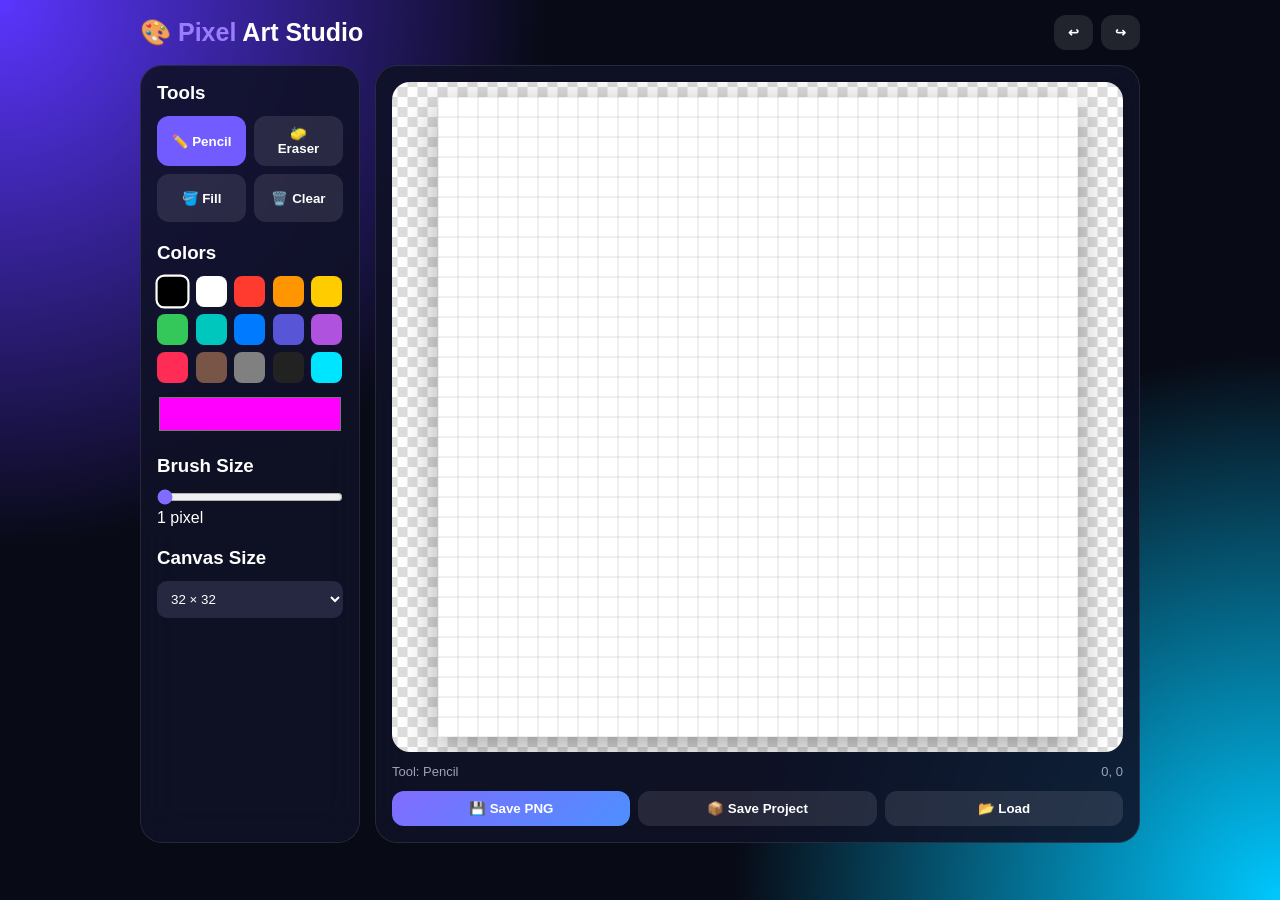
<file: apps/pixel-art-studio/index.html>
<!DOCTYPE html>
<html lang="en">
<head>
<meta charset="UTF-8">
<meta name="viewport" content="width=device-width,initial-scale=1.0">
<title>Pixel Art Studio</title>

<style>
*{
    box-sizing:border-box;
    margin:0;
    padding:0;
}

body{
    font-family:Arial,sans-serif;
    min-height:100vh;
    background:
        radial-gradient(circle at top left,#5b35ff,transparent 35%),
        radial-gradient(circle at bottom right,#00c8ff,transparent 35%),
        #080a15;
    color:white;
    padding:15px;
}

.app{
    max-width:1000px;
    margin:auto;
}

header{
    display:flex;
    justify-content:space-between;
    align-items:center;
    margin-bottom:15px;
}

.logo{
    font-size:25px;
    font-weight:800;
}

.logo span{
    color:#9a7cff;
}

.top-buttons{
    display:flex;
    gap:8px;
}

button{
    border:0;
    cursor:pointer;
    color:white;
    background:rgba(255,255,255,.1);
    border-radius:12px;
    padding:10px 14px;
    font-weight:bold;
}

button:hover{
    background:rgba(255,255,255,.2);
}

.workspace{
    display:grid;
    grid-template-columns:220px 1fr;
    gap:15px;
}

.panel{
    background:rgba(15,18,38,.88);
    border:1px solid rgba(255,255,255,.1);
    border-radius:22px;
    padding:16px;
    backdrop-filter:blur(20px);
}

.panel h3{
    margin-bottom:12px;
}

.tools{
    display:grid;
    grid-template-columns:1fr 1fr;
    gap:8px;
}

.tool{
    min-height:48px;
}

.tool.active{
    background:#725cff;
}

.colors{
    display:grid;
    grid-template-columns:repeat(5,1fr);
    gap:7px;
    margin-top:10px;
}

.color{
    width:31px;
    height:31px;
    border-radius:8px;
    border:2px solid transparent;
    cursor:pointer;
}

.color.selected{
    border:2px solid white;
    transform:scale(1.1);
}

.custom-color{
    width:100%;
    height:42px;
    margin-top:10px;
    border:0;
    padding:0;
    background:none;
    cursor:pointer;
}

.size-control{
    margin-top:20px;
}

.size-control input{
    width:100%;
    accent-color:#806cff;
}

.grid-size{
    margin-top:20px;
}

.grid-size select{
    width:100%;
    padding:10px;
    border-radius:10px;
    border:0;
    background:#252840;
    color:white;
}

.canvas-panel{
    min-width:0;
    display:flex;
    flex-direction:column;
    align-items:center;
}

.canvas-wrap{
    width:100%;
    overflow:auto;
    padding:15px;
    background:
        repeating-conic-gradient(#ddd 0 25%,#fff 0 50%)
        50% / 20px 20px;
    border-radius:18px;
}

canvas{
    display:block;
    margin:auto;
    background:white;
    image-rendering:pixelated;
    image-rendering:crisp-edges;
    cursor:crosshair;
    box-shadow:0 10px 35px rgba(0,0,0,.35);
}

.status{
    width:100%;
    margin-top:12px;
    display:flex;
    justify-content:space-between;
    color:#9ea2ba;
    font-size:13px;
}

.actions{
    display:flex;
    gap:8px;
    width:100%;
    margin-top:12px;
}

.actions button{
    flex:1;
}

.primary{
    background:linear-gradient(135deg,#806cff,#4e8fff);
}

.danger{
    background:rgba(255,70,90,.18);
}

@media(max-width:750px){
    .workspace{
        grid-template-columns:1fr;
    }

    .panel:first-child{
        order:2;
    }

    .canvas-panel{
        order:1;
    }
}
</style>
</head>

<body>

<div class="app">

<header>
    <div class="logo">🎨 <span>Pixel</span> Art Studio</div>

    <div class="top-buttons">
        <button onclick="undo()">↩</button>
        <button onclick="redo()">↪</button>
    </div>
</header>

<div class="workspace">

<!-- TOOLS -->
<div class="panel">

    <h3>Tools</h3>

    <div class="tools">

        <button class="tool active" id="pencilBtn" onclick="setTool('pencil')">
            ✏️ Pencil
        </button>

        <button class="tool" id="eraserBtn" onclick="setTool('eraser')">
            🧽 Eraser
        </button>

        <button class="tool" id="fillBtn" onclick="setTool('fill')">
            🪣 Fill
        </button>

        <button class="tool" onclick="clearCanvas()">
            🗑️ Clear
        </button>

    </div>

    <h3 style="margin-top:20px;">Colors</h3>

    <div class="colors">

        <div class="color selected" style="background:#000000" onclick="selectColor('#000000',this)"></div>
        <div class="color" style="background:#ffffff" onclick="selectColor('#ffffff',this)"></div>
        <div class="color" style="background:#ff3b30" onclick="selectColor('#ff3b30',this)"></div>
        <div class="color" style="background:#ff9500" onclick="selectColor('#ff9500',this)"></div>
        <div class="color" style="background:#ffcc00" onclick="selectColor('#ffcc00',this)"></div>

        <div class="color" style="background:#34c759" onclick="selectColor('#34c759',this)"></div>
        <div class="color" style="background:#00c7be" onclick="selectColor('#00c7be',this)"></div>
        <div class="color" style="background:#007aff" onclick="selectColor('#007aff',this)"></div>
        <div class="color" style="background:#5856d6" onclick="selectColor('#5856d6',this)"></div>
        <div class="color" style="background:#af52de" onclick="selectColor('#af52de',this)"></div>

        <div class="color" style="background:#ff2d55" onclick="selectColor('#ff2d55',this)"></div>
        <div class="color" style="background:#795548" onclick="selectColor('#795548',this)"></div>
        <div class="color" style="background:#808080" onclick="selectColor('#808080',this)"></div>
        <div class="color" style="background:#222222" onclick="selectColor('#222222',this)"></div>
        <div class="color" style="background:#00e5ff" onclick="selectColor('#00e5ff',this)"></div>

    </div>

    <input
        type="color"
        class="custom-color"
        id="customColor"
        value="#ff00ff"
        onchange="selectCustomColor()"
    >

    <div class="size-control">
        <h3>Brush Size</h3>

        <input
            type="range"
            id="brushSize"
            min="1"
            max="4"
            value="1"
        >

        <div id="sizeText">1 pixel</div>
    </div>

    <div class="grid-size">
        <h3>Canvas Size</h3>

        <select id="gridSize" onchange="changeGridSize()">
            <option value="16">16 × 16</option>
            <option value="24">24 × 24</option>
            <option value="32" selected>32 × 32</option>
            <option value="48">48 × 48</option>
            <option value="64">64 × 64</option>
        </select>
    </div>

</div>

<!-- CANVAS -->
<div class="panel canvas-panel">

    <div class="canvas-wrap">
        <canvas id="canvas" width="640" height="640"></canvas>
    </div>

    <div class="status">
        <span id="toolStatus">Tool: Pencil</span>
        <span id="coords">0, 0</span>
    </div>

    <div class="actions">

        <button class="primary" onclick="saveArt()">
            💾 Save PNG
        </button>

        <button onclick="saveLocal()">
            📦 Save Project
        </button>

        <button onclick="loadLocal()">
            📂 Load
        </button>

    </div>

</div>

</div>

</div>

<script>

const canvas = document.getElementById("canvas");
const ctx = canvas.getContext("2d");

let grid = 32;
let cellSize = canvas.width / grid;

let color = "#000000";
let tool = "pencil";
let drawing = false;

let history = [];
let historyIndex = -1;

const brushSize = document.getElementById("brushSize");

function setupCanvas(){

    cellSize = canvas.width / grid;

    ctx.clearRect(0,0,canvas.width,canvas.height);

    ctx.fillStyle = "#ffffff";
    ctx.fillRect(0,0,canvas.width,canvas.height);

    drawGrid();

    saveHistory();

}

function drawGrid(){

    ctx.strokeStyle = "rgba(0,0,0,.12)";
    ctx.lineWidth = 1;

    for(let i=0;i<=grid;i++){

        const pos = i * cellSize;

        ctx.beginPath();
        ctx.moveTo(pos,0);
        ctx.lineTo(pos,canvas.height);
        ctx.stroke();

        ctx.beginPath();
        ctx.moveTo(0,pos);
        ctx.lineTo(canvas.width,pos);
        ctx.stroke();

    }

}

function getCell(event){

    const rect = canvas.getBoundingClientRect();

    const scaleX = canvas.width / rect.width;
    const scaleY = canvas.height / rect.height;

    const x =
        Math.floor((event.clientX - rect.left) * scaleX / cellSize);

    const y =
        Math.floor((event.clientY - rect.top) * scaleY / cellSize);

    return {
        x:Math.max(0,Math.min(grid-1,x)),
        y:Math.max(0,Math.min(grid-1,y))
    };

}

function paintCell(x,y){

    const size = Number(brushSize.value);

    for(let dy=0;dy<size;dy++){

        for(let dx=0;dx<size;dx++){

            const px = x + dx;
            const py = y + dy;

            if(px >= grid || py >= grid) continue;

            if(tool === "eraser"){

                ctx.fillStyle = "#ffffff";

            }else{

                ctx.fillStyle = color;

            }

            ctx.fillRect(
                px * cellSize,
                py * cellSize,
                cellSize,
                cellSize
            );

        }

    }

    drawGrid();

}

function fillCanvas(x,y){

    const image = ctx.getImageData(
        0,
        0,
        canvas.width,
        canvas.height
    );

    const targetX = Math.floor(x * cellSize + cellSize/2);
    const targetY = Math.floor(y * cellSize + cellSize/2);

    const index =
        (targetY * canvas.width + targetX) * 4;

    const target = [
        image.data[index],
        image.data[index+1],
        image.data[index+2],
        image.data[index+3]
    ];

    const fillHex = color;

    const temp = document.createElement("canvas");

    temp.width = 1;
    temp.height = 1;

    const tempCtx = temp.getContext("2d");

    tempCtx.fillStyle = fillHex;
    tempCtx.fillRect(0,0,1,1);

    const fillData =
        tempCtx.getImageData(0,0,1,1).data;

    if(
        target[0] === fillData[0] &&
        target[1] === fillData[1] &&
        target[2] === fillData[2]
    ) return;

    const queue = [[x,y]];
    const visited = new Set();

    while(queue.length){

        const [cx,cy] = queue.shift();

        if(cx<0 || cy<0 || cx>=grid || cy>=grid) continue;

        const key = cx + "," + cy;

        if(visited.has(key)) continue;

        visited.add(key);

        const sx = Math.floor(cx*cellSize + cellSize/2);
        const sy = Math.floor(cy*cellSize + cellSize/2);

        const i =
            (sy * canvas.width + sx) * 4;

        const same =
            image.data[i] === target[0] &&
            image.data[i+1] === target[1] &&
            image.data[i+2] === target[2];

        if(!same) continue;

        ctx.fillStyle = fillHex;

        ctx.fillRect(
            cx*cellSize,
            cy*cellSize,
            cellSize,
            cellSize
        );

        queue.push([cx+1,cy]);
        queue.push([cx-1,cy]);
        queue.push([cx,cy+1]);
        queue.push([cx,cy-1]);

    }

    drawGrid();

}

function startDrawing(event){

    drawing = true;

    saveHistory();

    draw(event);

}

function draw(event){

    if(!drawing) return;

    const pos = getCell(event);

    document.getElementById("coords").textContent =
        pos.x + ", " + pos.y;

    if(tool === "fill"){

        fillCanvas(pos.x,pos.y);

        drawing = false;

        saveHistory();

        return;

    }

    paintCell(pos.x,pos.y);

}

function stopDrawing(){

    if(!drawing) return;

    drawing = false;

    saveHistory();

}

canvas.addEventListener("pointerdown",startDrawing);
canvas.addEventListener("pointermove",draw);
canvas.addEventListener("pointerup",stopDrawing);
canvas.addEventListener("pointerleave",stopDrawing);

function setTool(newTool){

    tool = newTool;

    document.querySelectorAll(".tool")
        .forEach(btn=>btn.classList.remove("active"));

    if(newTool === "pencil")
        document.getElementById("pencilBtn").classList.add("active");

    if(newTool === "eraser")
        document.getElementById("eraserBtn").classList.add("active");

    if(newTool === "fill")
        document.getElementById("fillBtn").classList.add("active");

    document.getElementById("toolStatus").textContent =
        "Tool: " +
        newTool.charAt(0).toUpperCase() +
        newTool.slice(1);

}

function selectColor(newColor,element){

    color = newColor;

    document.querySelectorAll(".color")
        .forEach(c=>c.classList.remove("selected"));

    element.classList.add("selected");

    setTool("pencil");

}

function selectCustomColor(){

    color =
        document.getElementById("customColor").value;

    document.querySelectorAll(".color")
        .forEach(c=>c.classList.remove("selected"));

    setTool("pencil");

}

brushSize.addEventListener("input",()=>{

    const value = brushSize.value;

    document.getElementById("sizeText").textContent =
        value + (value == 1 ? " pixel" : " pixels");

});

function clearCanvas(){

    if(!confirm("Clear the whole canvas?")) return;

    saveHistory();

    ctx.fillStyle = "#ffffff";
    ctx.fillRect(0,0,canvas.width,canvas.height);

    drawGrid();

    saveHistory();

}

function saveHistory(){

    const data =
        ctx.getImageData(
            0,
            0,
            canvas.width,
            canvas.height
        );

    history =
        history.slice(0,historyIndex+1);

    history.push(data);

    historyIndex++;

    if(history.length > 30){

        history.shift();
        historyIndex--;

    }

}

function undo(){

    if(historyIndex <= 0) return;

    historyIndex--;

    ctx.putImageData(
        history[historyIndex],
        0,
        0
    );

    drawGrid();

}

function redo(){

    if(historyIndex >= history.length-1) return;

    historyIndex++;

    ctx.putImageData(
        history[historyIndex],
        0,
        0
    );

    drawGrid();

}

function changeGridSize(){

    grid =
        Number(document.getElementById("gridSize").value);

    setupCanvas();

}

function saveArt(){

    const exportCanvas =
        document.createElement("canvas");

    exportCanvas.width = grid;
    exportCanvas.height = grid;

    const exportCtx =
        exportCanvas.getContext("2d");

    exportCtx.imageSmoothingEnabled = false;

    exportCtx.drawImage(
        canvas,
        0,
        0,
        grid,
        grid
    );

    const link =
        document.createElement("a");

    link.download =
        "pixel-art.png";

    link.href =
        exportCanvas.toDataURL("image/png");

    link.click();

}

function saveLocal(){

    const data =
        canvas.toDataURL("image/png");

    localStorage.setItem(
        "pixelArtProject",
        JSON.stringify({
            grid:grid,
            image:data
        })
    );

    alert("Pixel art project saved!");

}

function loadLocal(){

    const saved =
        localStorage.getItem("pixelArtProject");

    if(!saved){

        alert("No saved project found.");

        return;

    }

    const project =
        JSON.parse(saved);

    grid = project.grid;

    document.getElementById("gridSize").value =
        grid;

    const image =
        new Image();

    image.onload = ()=>{

        ctx.clearRect(
            0,
            0,
            canvas.width,
            canvas.height
        );

        ctx.drawImage(
            image,
            0,
            0,
            canvas.width,
            canvas.height
        );

        drawGrid();

        saveHistory();

    };

    image.src = project.image;

}

setupCanvas();

</script>

</body>
</html>
</file>
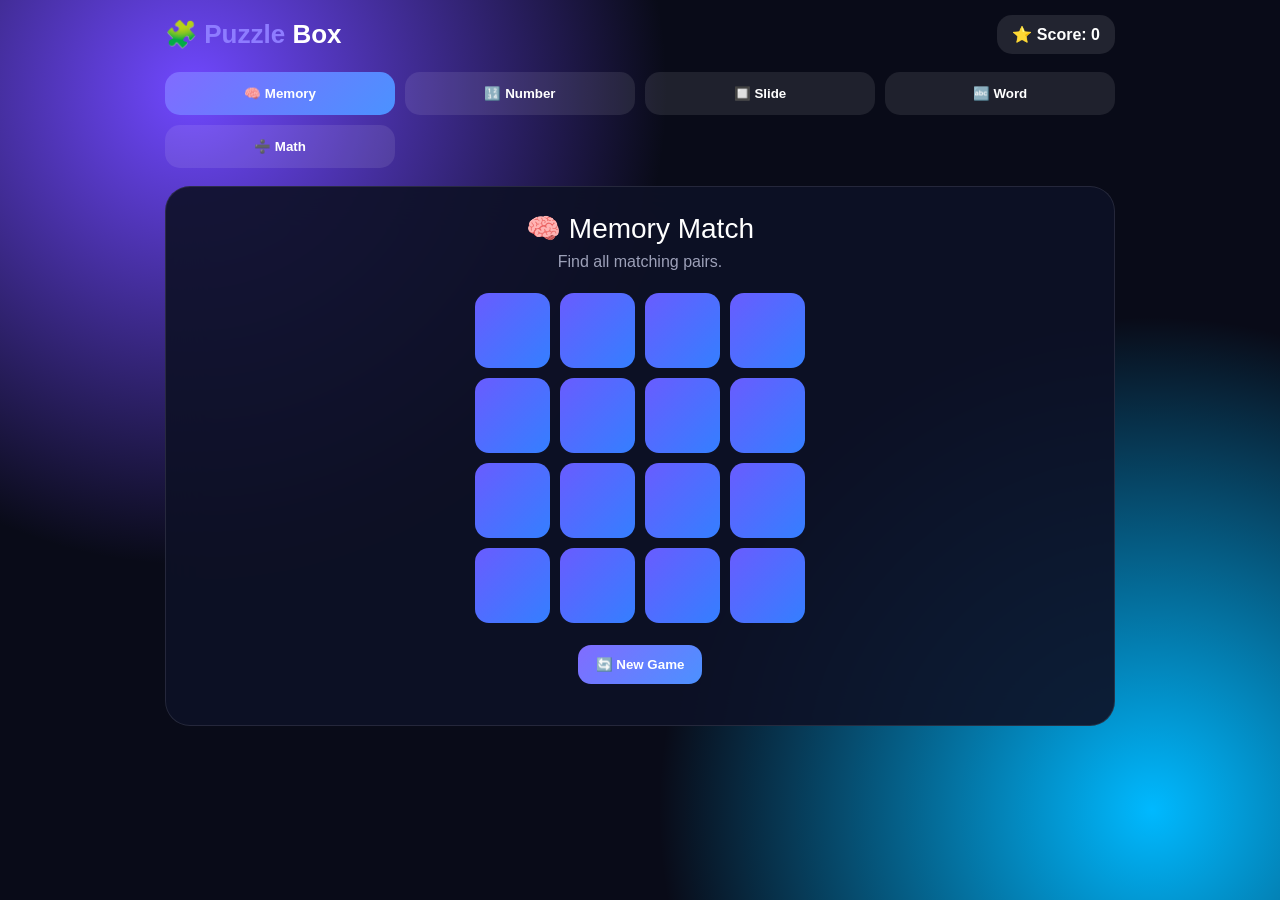
<file: apps/puzzle-box/index.html>
<!DOCTYPE html>
<html lang="en">
<head>
<meta charset="UTF-8">
<meta name="viewport" content="width=device-width,initial-scale=1.0">
<title>Puzzle Box</title>

<style>
*{
    box-sizing:border-box;
    margin:0;
    padding:0;
}

body{
    min-height:100vh;
    font-family:Arial,sans-serif;
    color:white;
    background:
        radial-gradient(circle at 15% 10%,#7048ff,transparent 35%),
        radial-gradient(circle at 90% 90%,#00b9ff,transparent 35%),
        #090b18;
    padding:15px;
}

.app{
    max-width:950px;
    margin:auto;
}

header{
    display:flex;
    justify-content:space-between;
    align-items:center;
    margin-bottom:18px;
}

.logo{
    font-size:26px;
    font-weight:800;
}

.logo span{
    color:#8e7cff;
}

.score{
    padding:10px 15px;
    border-radius:15px;
    background:rgba(255,255,255,.1);
    font-weight:bold;
}

.menu{
    display:grid;
    grid-template-columns:repeat(4,1fr);
    gap:10px;
    margin-bottom:18px;
}

.menu button{
    padding:14px 8px;
    border:0;
    border-radius:15px;
    background:rgba(255,255,255,.09);
    color:white;
    cursor:pointer;
    font-weight:bold;
}

.menu button:hover,
.menu button.active{
    background:linear-gradient(135deg,#816bff,#4b92ff);
}

.game{
    background:rgba(14,17,38,.9);
    border:1px solid rgba(255,255,255,.1);
    border-radius:25px;
    padding:25px;
    min-height:540px;
    backdrop-filter:blur(20px);
}

.game-title{
    text-align:center;
    font-size:28px;
    margin-bottom:8px;
}

.description{
    text-align:center;
    color:#9da1b9;
    margin-bottom:22px;
}

button{
    font-family:inherit;
}

.action{
    border:0;
    padding:12px 18px;
    border-radius:13px;
    background:linear-gradient(135deg,#816cff,#4b91ff);
    color:white;
    cursor:pointer;
    font-weight:bold;
}

.action:hover{
    transform:translateY(-1px);
}

/* MEMORY */

.memory{
    display:grid;
    grid-template-columns:repeat(4,75px);
    gap:10px;
    justify-content:center;
}

.memory-card{
    width:75px;
    height:75px;
    border:0;
    border-radius:14px;
    background:linear-gradient(135deg,#695cff,#347fff);
    color:transparent;
    font-size:30px;
    cursor:pointer;
}

.memory-card.open,
.memory-card.matched{
    background:#202642;
    color:white;
}

.memory-card.matched{
    box-shadow:0 0 15px rgba(88,255,176,.5);
}

/* NUMBER */

.number-box{
    text-align:center;
}

.number{
    font-size:55px;
    font-weight:900;
    margin:25px;
    letter-spacing:8px;
}

.number-input{
    width:220px;
    padding:13px;
    border:0;
    border-radius:12px;
    text-align:center;
    font-size:20px;
    background:#252943;
    color:white;
    outline:none;
}

.message{
    min-height:30px;
    margin:15px;
    color:#b9bdd2;
}

/* SLIDING PUZZLE */

.sliding{
    display:grid;
    grid-template-columns:repeat(4,70px);
    gap:5px;
    justify-content:center;
}

.tile{
    width:70px;
    height:70px;
    border:0;
    border-radius:10px;
    background:linear-gradient(135deg,#795cff,#4c91ff);
    color:white;
    font-size:22px;
    font-weight:bold;
    cursor:pointer;
}

.tile.empty{
    background:rgba(255,255,255,.04);
    cursor:default;
}

/* WORD */

.word-box{
    text-align:center;
}

.word{
    font-size:35px;
    letter-spacing:12px;
    margin:30px 10px;
}

.letters{
    display:flex;
    flex-wrap:wrap;
    gap:8px;
    justify-content:center;
    max-width:600px;
    margin:auto;
}

.letter{
    width:45px;
    height:45px;
    border:0;
    border-radius:10px;
    background:#252943;
    color:white;
    cursor:pointer;
    font-weight:bold;
}

.letter:hover{
    background:#6659dc;
}

.letter.used{
    opacity:.3;
    cursor:default;
}

.hint{
    color:#9da1b9;
    margin:15px;
}

/* MATH */

.math{
    text-align:center;
}

.equation{
    font-size:40px;
    font-weight:bold;
    margin:30px;
}

.answers{
    display:flex;
    justify-content:center;
    flex-wrap:wrap;
    gap:10px;
}

.answer{
    min-width:100px;
    padding:15px;
    border:0;
    border-radius:13px;
    background:#252943;
    color:white;
    cursor:pointer;
    font-size:18px;
}

.answer:hover{
    background:#6659dc;
}

@media(max-width:600px){

    .menu{
        grid-template-columns:repeat(2,1fr);
    }

    .memory{
        grid-template-columns:repeat(4,60px);
    }

    .memory-card{
        width:60px;
        height:60px;
    }

    .sliding{
        grid-template-columns:repeat(4,60px);
    }

    .tile{
        width:60px;
        height:60px;
    }

    .game{
        padding:18px;
    }
}
</style>
</head>

<body>

<div class="app">

<header>
    <div class="logo">🧩 <span>Puzzle</span> Box</div>
    <div class="score">⭐ Score: <span id="score">0</span></div>
</header>

<div class="menu">
    <button class="active" onclick="selectGame('memory',this)">🧠 Memory</button>
    <button onclick="selectGame('number',this)">🔢 Number</button>
    <button onclick="selectGame('sliding',this)">🔲 Slide</button>
    <button onclick="selectGame('word',this)">🔤 Word</button>
    <button onclick="selectGame('math',this)">➗ Math</button>
</div>

<div class="game" id="game"></div>

</div>

<script>

let score = Number(localStorage.getItem("puzzleScore")) || 0;

document.getElementById("score").textContent = score;

let currentGame = "memory";

/* ---------------- SCORE ---------------- */

function addScore(points){

    score += points;

    document.getElementById("score").textContent = score;

    localStorage.setItem("puzzleScore",score);

}

/* ---------------- GAME SELECT ---------------- */

function selectGame(game,button){

    currentGame = game;

    document.querySelectorAll(".menu button")
        .forEach(b=>b.classList.remove("active"));

    button.classList.add("active");

    if(game==="memory") memoryGame();
    if(game==="number") numberGame();
    if(game==="sliding") slidingGame();
    if(game==="word") wordGame();
    if(game==="math") mathGame();

}

/* ---------------- MEMORY ---------------- */

let memoryFirst = null;
let memorySecond = null;
let memoryLock = false;
let memoryMatched = 0;

function memoryGame(){

    const emojis = ["🚀","🌟","🎮","🐱","🍕","⚽","🚗","🎵"];

    let cards = [...emojis,...emojis];

    cards.sort(()=>Math.random()-.5);

    memoryFirst = null;
    memorySecond = null;
    memoryLock = false;
    memoryMatched = 0;

    document.getElementById("game").innerHTML = `

        <div class="game-title">🧠 Memory Match</div>

        <div class="description">
            Find all matching pairs.
        </div>

        <div class="memory" id="memoryBoard"></div>

        <div style="text-align:center;margin-top:22px;">
            <button class="action" onclick="memoryGame()">🔄 New Game</button>
        </div>

    `;

    const board =
        document.getElementById("memoryBoard");

    cards.forEach((emoji,index)=>{

        const card =
            document.createElement("button");

        card.className = "memory-card";

        card.dataset.emoji = emoji;
        card.dataset.index = index;

        card.textContent = emoji;

        card.onclick = ()=>flipMemory(card);

        board.appendChild(card);

    });

}

function flipMemory(card){

    if(memoryLock) return;

    if(card.classList.contains("open") ||
       card.classList.contains("matched")) return;

    card.classList.add("open");

    if(!memoryFirst){

        memoryFirst = card;
        return;

    }

    memorySecond = card;

    if(memoryFirst.dataset.emoji ===
       memorySecond.dataset.emoji){

        memoryFirst.classList.add("matched");
        memorySecond.classList.add("matched");

        memoryMatched++;

        addScore(10);

        memoryFirst = null;
        memorySecond = null;

        if(memoryMatched===8){

            setTimeout(()=>{
                alert("🎉 You matched everything!");
            },300);

        }

    }else{

        memoryLock = true;

        setTimeout(()=>{

            memoryFirst.classList.remove("open");
            memorySecond.classList.remove("open");

            memoryFirst = null;
            memorySecond = null;

            memoryLock = false;

        },700);

    }

}

/* ---------------- NUMBER ---------------- */

let targetNumber = 0;
let attempts = 0;

function numberGame(){

    targetNumber =
        Math.floor(Math.random()*100)+1;

    attempts = 0;

    document.getElementById("game").innerHTML = `

        <div class="game-title">🔢 Guess The Number</div>

        <div class="description">
            Guess a number between 1 and 100.
        </div>

        <div class="number-box">

            <div class="number">❓</div>

            <input
                id="numberInput"
                class="number-input"
                type="number"
                min="1"
                max="100"
                placeholder="Enter number"
            >

            <br><br>

            <button class="action" onclick="checkNumber()">
                Check
            </button>

            <div class="message" id="numberMessage">
                Good luck!
            </div>

            <button class="action" onclick="numberGame()">
                🔄 New Number
            </button>

        </div>
    `;

}

function checkNumber(){

    const input =
        Number(document.getElementById("numberInput").value);

    const message =
        document.getElementById("numberMessage");

    if(!input){

        message.textContent = "Enter a number first.";

        return;

    }

    attempts++;

    if(input === targetNumber){

        const points =
            Math.max(5,30-attempts*2);

        addScore(points);

        message.textContent =
            "🎉 Correct! +" + points + " points";

    }else if(input < targetNumber){

        message.textContent =
            "⬆️ Too low! Try a higher number.";

    }else{

        message.textContent =
            "⬇️ Too high! Try a lower number.";

    }

}

/* ---------------- SLIDING ---------------- */

let tiles = [];

function slidingGame(){

    tiles = [1,2,3,4,5,6,7,8,9,10,11,12,13,14,15,0];

    do{
        tiles.sort(()=>Math.random()-.5);
    }while(!isSolvable(tiles));

    renderSliding();

}

function isSolvable(arr){

    let inversions = 0;

    for(let i=0;i<arr.length;i++){

        for(let j=i+1;j<arr.length;j++){

            if(arr[i] && arr[j] && arr[i]>arr[j]){
                inversions++;
            }

        }

    }

    const emptyRow =
        4-Math.floor(arr.indexOf(0)/4);

    return (
        (emptyRow%2===0 && inversions%2===1) ||
        (emptyRow%2===1 && inversions%2===0)
    );

}

function renderSliding(){

    document.getElementById("game").innerHTML = `

        <div class="game-title">🔲 Sliding Puzzle</div>

        <div class="description">
            Arrange the numbers from 1 to 15.
        </div>

        <div class="sliding" id="slideBoard"></div>

        <div style="text-align:center;margin-top:22px;">
            <button class="action" onclick="slidingGame()">
                🔄 Shuffle
            </button>
        </div>

    `;

    const board =
        document.getElementById("slideBoard");

    tiles.forEach((value,index)=>{

        const tile =
            document.createElement("button");

        tile.className =
            "tile " + (value===0 ? "empty" : "");

        tile.textContent =
            value===0 ? "" : value;

        tile.onclick = ()=>{
            moveTile(index);
        };

        board.appendChild(tile);

    });

}

function moveTile(index){

    const empty =
        tiles.indexOf(0);

    const row = Math.floor(index/4);
    const col = index%4;

    const erow = Math.floor(empty/4);
    const ecol = empty%4;

    const adjacent =
        Math.abs(row-erow)+
        Math.abs(col-ecol)===1;

    if(!adjacent) return;

    [tiles[index],tiles[empty]] =
        [tiles[empty],tiles[index]];

    renderSliding();

    if(checkSolved()){

        addScore(50);

        setTimeout(()=>{
            alert("🎉 Puzzle solved! +50 points");
        },200);

    }

}

function checkSolved(){

    for(let i=0;i<15;i++){

        if(tiles[i]!==i+1) return false;

    }

    return tiles[15]===0;

}

/* ---------------- WORD ---------------- */

const words = [
    ["PLANET","A world that travels around a star."],
    ["ROCKET","A vehicle used to travel into space."],
    ["PYTHON","A popular programming language."],
    ["JUNGLE","A place with many trees and wild animals."],
    ["CASTLE","A large historic fortified building."],
    ["OCEAN","A huge body of salt water."]
];

let currentWord;
let guessed = [];
let wordAttempts = 0;

function wordGame(){

    const chosen =
        words[Math.floor(Math.random()*words.length)];

    currentWord = chosen[0];
    guessed = [];
    wordAttempts = 0;

    renderWord();

}

function renderWord(){

    let display = "";

    for(const letter of currentWord){

        display +=
            guessed.includes(letter)
            ? letter+" "
            : "_ ";

    }

    const alphabet =
        "ABCDEFGHIJKLMNOPQRSTUVWXYZ".split("");

    document.getElementById("game").innerHTML = `

        <div class="game-title">🔤 Word Puzzle</div>

        <div class="description">
            ${words.find(w=>w[0]===currentWord)[1]}
        </div>

        <div class="word">${display}</div>

        <div class="letters" id="letters"></div>

        <div class="hint">
            Guesses: ${wordAttempts}
        </div>

        <div style="text-align:center;">
            <button class="action" onclick="wordGame()">
                🔄 New Word
            </button>
        </div>

    `;

    const letters =
        document.getElementById("letters");

    alphabet.forEach(letter=>{

        const button =
            document.createElement("button");

        button.className = "letter";

        button.textContent = letter;

        button.disabled =
            guessed.includes(letter);

        if(button.disabled){
            button.classList.add("used");
        }

        button.onclick = ()=>guessLetter(letter);

        letters.appendChild(button);

    });

}

function guessLetter(letter){

    if(guessed.includes(letter)) return;

    guessed.push(letter);
    wordAttempts++;

    if(!currentWord.includes(letter)){

        if(wordAttempts>=8){

            alert(
                "❌ Game over! The word was " +
                currentWord
            );

            wordGame();

            return;

        }

    }

    renderWord();

    const solved =
        [...currentWord].every(
            letter=>guessed.includes(letter)
        );

    if(solved){

        addScore(25);

        setTimeout(()=>{
            alert("🎉 Word solved! +25 points");
        },200);

    }

}

/* ---------------- MATH ---------------- */

let mathAnswer = 0;

function mathGame(){

    const a =
        Math.floor(Math.random()*20)+1;

    const b =
        Math.floor(Math.random()*20)+1;

    const operations = ["+","-","×"];

    const operation =
        operations[
            Math.floor(Math.random()*operations.length)
        ];

    if(operation==="+"){

        mathAnswer = a+b;

    }else if(operation==="-"){

        mathAnswer = a-b;

    }else{

        mathAnswer = a*b;

    }

    let answers = [mathAnswer];

    while(answers.length<4){

        const random =
            mathAnswer +
            Math.floor(Math.random()*21)-10;

        if(!answers.includes(random)){
            answers.push(random);
        }

    }

    answers.sort(()=>Math.random()-.5);

    document.getElementById("game").innerHTML = `

        <div class="game-title">➗ Quick Math</div>

        <div class="description">
            Choose the correct answer.
        </div>

        <div class="math">

            <div class="equation">
                ${a} ${operation} ${b} = ?
            </div>

            <div class="answers" id="answers"></div>

        </div>

    `;

    const container =
        document.getElementById("answers");

    answers.forEach(answer=>{

        const button =
            document.createElement("button");

        button.className = "answer";

        button.textContent = answer;

        button.onclick = ()=>{

            if(answer===mathAnswer){

                addScore(10);

                button.textContent =
                    "✅ " + answer;

                setTimeout(mathGame,500);

            }else{

                button.textContent =
                    "❌ " + answer;

            }

        };

        container.appendChild(button);

    });

}

memoryGame();

</script>

</body>
</html>
</file>
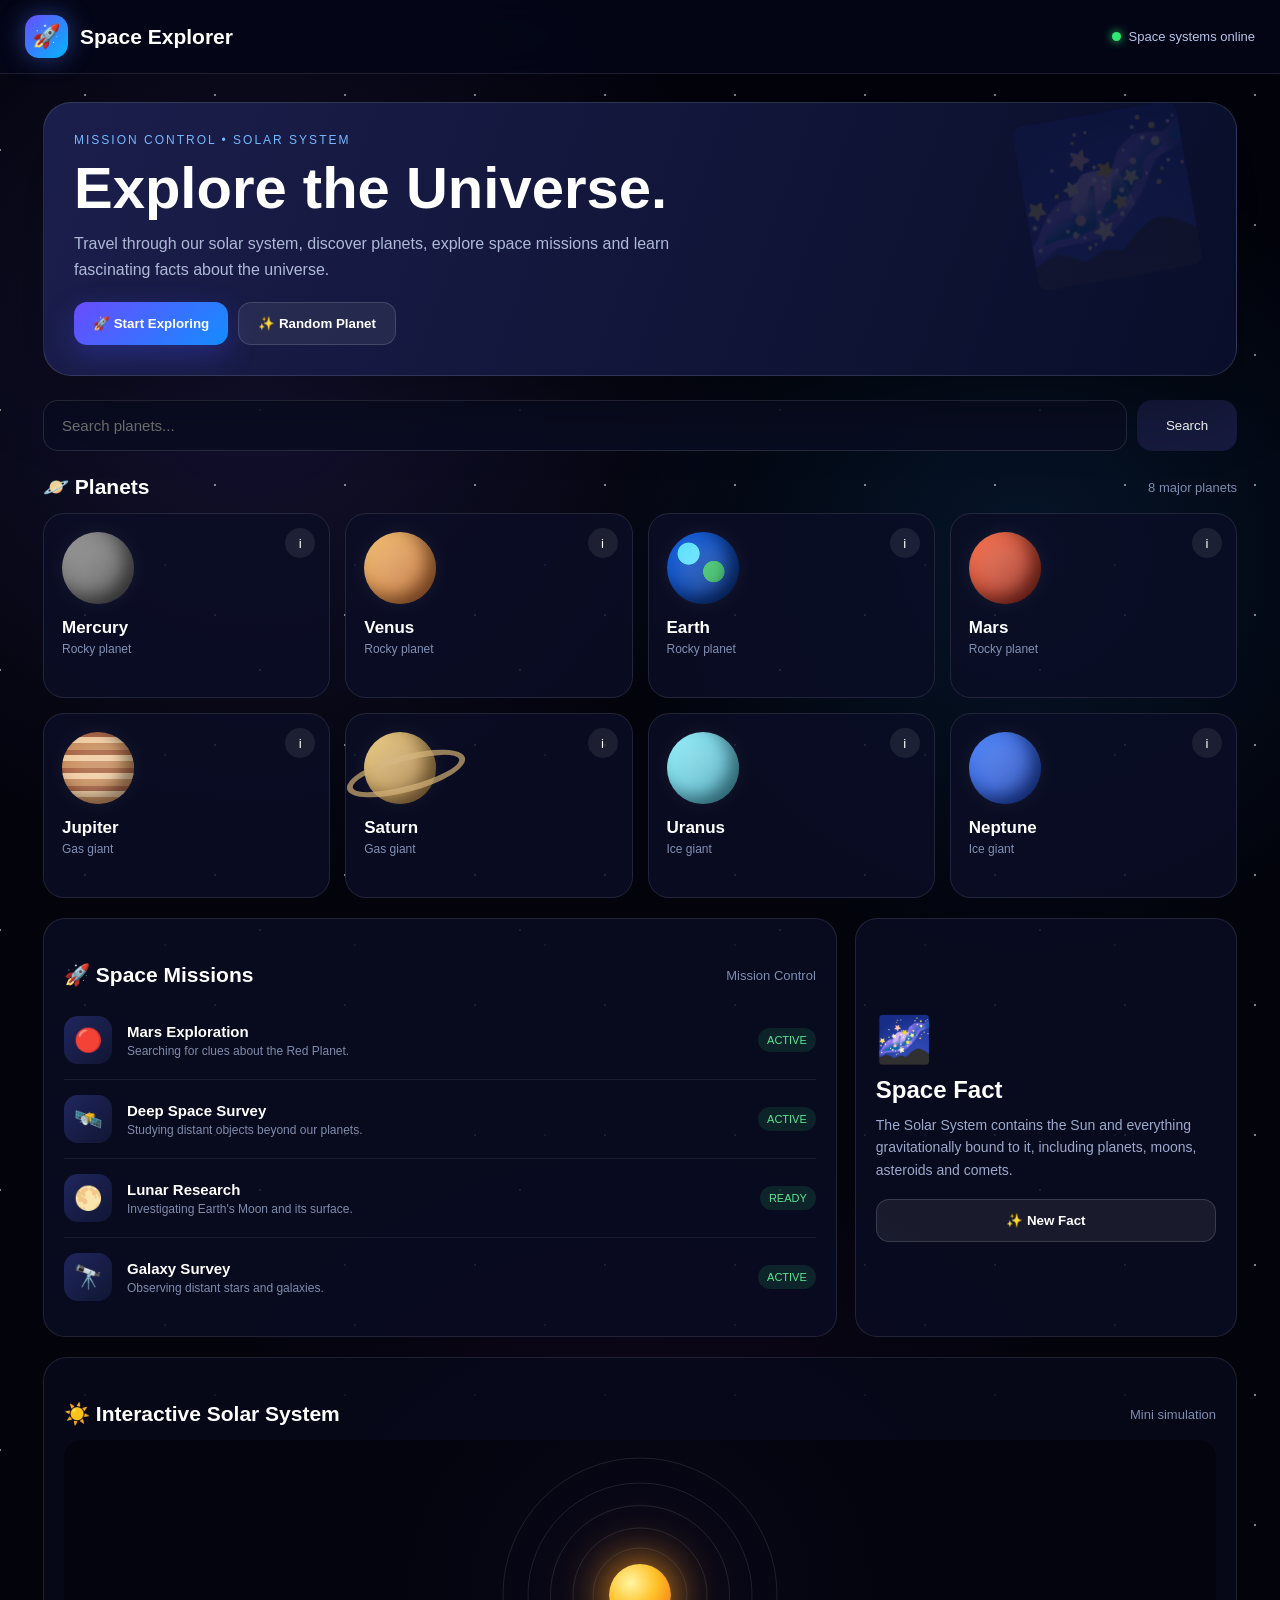
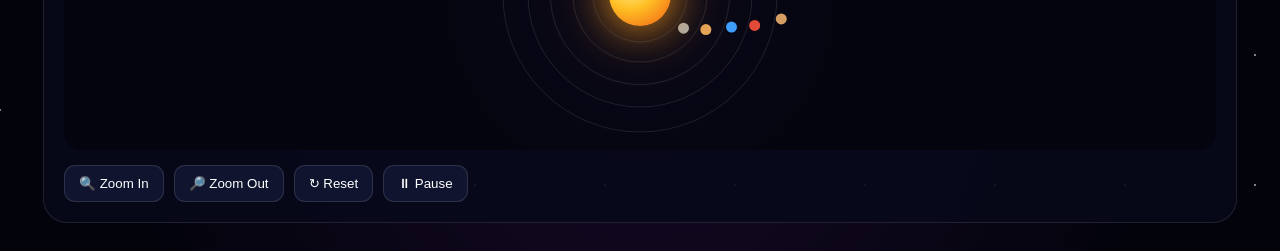
<file: apps/space-explorer/index.html>
<!DOCTYPE html>
<html lang="en">
<head>
<meta charset="UTF-8">
<meta name="viewport" content="width=device-width, initial-scale=1.0">
<title>Space Explorer</title>

<style>
*{
    box-sizing:border-box;
    margin:0;
    padding:0;
}

body{
    font-family:Arial,Helvetica,sans-serif;
    background:#02030b;
    color:white;
    min-height:100vh;
    overflow-x:hidden;
}

button{
    font-family:inherit;
    cursor:pointer;
}

/* SPACE BACKGROUND */

.space{
    min-height:100vh;
    position:relative;
    overflow:hidden;
    background:
        radial-gradient(circle at 20% 20%,rgba(82,70,180,.22),transparent 28%),
        radial-gradient(circle at 80% 30%,rgba(20,100,180,.18),transparent 25%),
        radial-gradient(circle at 50% 90%,rgba(130,40,180,.16),transparent 30%),
        #02030b;
}

.space::before{
    content:"";
    position:absolute;
    inset:0;
    background-image:
        radial-gradient(circle,#fff 1px,transparent 1.5px),
        radial-gradient(circle,#8bbcff 1px,transparent 1.5px),
        radial-gradient(circle,#fff 1px,transparent 1.5px);
    background-size:130px 130px,190px 190px,260px 260px;
    background-position:20px 30px,70px 90px,130px 20px;
    opacity:.5;
    pointer-events:none;
    animation:stars 25s linear infinite;
}

@keyframes stars{
    from{transform:translateY(0);}
    to{transform:translateY(130px);}
}

/* HEADER */

header{
    position:relative;
    z-index:5;
    height:74px;
    padding:0 25px;
    display:flex;
    align-items:center;
    justify-content:space-between;
    background:rgba(5,7,25,.78);
    backdrop-filter:blur(18px);
    border-bottom:1px solid rgba(255,255,255,.1);
}

.logo{
    display:flex;
    align-items:center;
    gap:12px;
    font-size:21px;
    font-weight:bold;
}

.logo-icon{
    width:43px;
    height:43px;
    display:grid;
    place-items:center;
    border-radius:14px;
    background:linear-gradient(135deg,#694cff,#00b7ff);
    box-shadow:0 0 25px rgba(79,120,255,.45);
    font-size:23px;
}

.status{
    display:flex;
    align-items:center;
    gap:8px;
    color:#b7c4e8;
    font-size:13px;
}

.live{
    width:9px;
    height:9px;
    border-radius:50%;
    background:#32e875;
    box-shadow:0 0 10px #32e875;
}

/* MAIN */

.main{
    position:relative;
    z-index:2;
    max-width:1250px;
    margin:auto;
    padding:28px;
}

/* HERO */

.hero{
    min-height:230px;
    border-radius:28px;
    padding:30px;
    position:relative;
    overflow:hidden;
    background:
        linear-gradient(110deg,rgba(28,31,78,.94),rgba(9,15,43,.88)),
        #080a20;
    border:1px solid rgba(255,255,255,.12);
    box-shadow:0 25px 70px rgba(0,0,0,.35);
}

.hero::after{
    content:"🌌";
    position:absolute;
    right:35px;
    top:5px;
    font-size:150px;
    opacity:.14;
    transform:rotate(-10deg);
}

.hero-content{
    position:relative;
    z-index:2;
    max-width:650px;
}

.eyebrow{
    color:#75b8ff;
    font-size:12px;
    text-transform:uppercase;
    letter-spacing:2px;
    margin-bottom:12px;
}

.hero h1{
    font-size:clamp(34px,5vw,58px);
    line-height:1;
    margin-bottom:14px;
}

.hero p{
    color:#aeb9d8;
    line-height:1.6;
    max-width:620px;
}

.hero-buttons{
    margin-top:20px;
    display:flex;
    gap:10px;
    flex-wrap:wrap;
}

.primary{
    border:0;
    padding:13px 19px;
    border-radius:13px;
    color:white;
    font-weight:bold;
    background:linear-gradient(135deg,#694cff,#138dff);
    box-shadow:0 10px 30px rgba(70,80,255,.3);
}

.secondary{
    border:1px solid rgba(255,255,255,.14);
    padding:13px 19px;
    border-radius:13px;
    color:white;
    font-weight:bold;
    background:rgba(255,255,255,.07);
}

/* SEARCH */

.search{
    margin:24px 0;
    display:flex;
    gap:10px;
}

.search input{
    width:100%;
    padding:16px 18px;
    border-radius:15px;
    border:1px solid rgba(255,255,255,.12);
    background:rgba(10,13,35,.85);
    color:white;
    outline:none;
    font-size:15px;
}

.search input:focus{
    border-color:#5f7cff;
    box-shadow:0 0 20px rgba(70,100,255,.15);
}

.search button{
    min-width:100px;
    border:0;
    border-radius:15px;
    background:#161a3d;
    color:white;
}

/* SECTION */

.section-title{
    display:flex;
    align-items:center;
    justify-content:space-between;
    margin:24px 0 14px;
}

.section-title h2{
    font-size:21px;
}

.section-title span{
    color:#7e8caf;
    font-size:13px;
}

/* PLANETS */

.planets{
    display:grid;
    grid-template-columns:repeat(4,1fr);
    gap:15px;
}

.planet-card{
    position:relative;
    overflow:hidden;
    min-height:185px;
    padding:18px;
    border-radius:21px;
    background:rgba(11,14,38,.82);
    border:1px solid rgba(255,255,255,.1);
    transition:.25s;
}

.planet-card:hover{
    transform:translateY(-5px);
    border-color:rgba(117,146,255,.45);
    box-shadow:0 18px 40px rgba(0,0,0,.3);
}

.planet{
    width:72px;
    height:72px;
    border-radius:50%;
    margin-bottom:14px;
    position:relative;
    box-shadow:inset -10px -8px 15px rgba(0,0,0,.4),0 0 25px rgba(255,255,255,.06);
}

.planet::after{
    content:"";
    position:absolute;
    inset:10px;
    border-radius:50%;
    background:rgba(255,255,255,.12);
    filter:blur(8px);
}

.mercury{
    background:linear-gradient(135deg,#9d9d9d,#4b4b4b);
}

.venus{
    background:linear-gradient(135deg,#f5c47a,#b95e27);
}

.earth{
    background:
        radial-gradient(circle at 30% 30%,#5ce0ff 0 15%,transparent 16%),
        radial-gradient(circle at 65% 55%,#39bd68 0 17%,transparent 18%),
        linear-gradient(135deg,#1765e9,#062d7c);
}

.mars{
    background:linear-gradient(135deg,#ff7955,#8e2117);
}

.jupiter{
    background:
        repeating-linear-gradient(
            0deg,
            #c99062 0 7px,
            #f0cda2 7px 13px,
            #a96543 13px 18px
        );
}

.saturn{
    background:linear-gradient(135deg,#efd18b,#9b7038);
}

.saturn::before{
    content:"";
    position:absolute;
    width:110px;
    height:25px;
    border:6px solid rgba(210,176,116,.7);
    border-radius:50%;
    left:-19px;
    top:23px;
    transform:rotate(-15deg);
}

.uranus{
    background:linear-gradient(135deg,#9ef4ff,#3f9fb6);
}

.neptune{
    background:linear-gradient(135deg,#568cff,#163baf);
}

.planet-name{
    font-size:17px;
    font-weight:bold;
}

.planet-type{
    color:#8290b2;
    font-size:12px;
    margin-top:4px;
}

.info-btn{
    position:absolute;
    right:14px;
    top:14px;
    width:30px;
    height:30px;
    border:0;
    border-radius:50%;
    background:rgba(255,255,255,.08);
    color:white;
}

/* LOWER GRID */

.lower{
    display:grid;
    grid-template-columns:1.35fr .65fr;
    gap:18px;
    margin-top:20px;
}

/* MISSIONS */

.panel{
    background:rgba(10,13,35,.84);
    border:1px solid rgba(255,255,255,.1);
    border-radius:22px;
    padding:20px;
}

.mission{
    display:flex;
    align-items:center;
    gap:15px;
    padding:15px 0;
    border-bottom:1px solid rgba(255,255,255,.07);
}

.mission:last-child{
    border-bottom:0;
}

.mission-icon{
    width:48px;
    height:48px;
    display:grid;
    place-items:center;
    border-radius:14px;
    background:linear-gradient(135deg,#20265d,#101633);
    font-size:23px;
}

.mission-info{
    flex:1;
}

.mission-info h3{
    font-size:15px;
}

.mission-info p{
    color:#7f8cab;
    font-size:12px;
    margin-top:4px;
}

.mission-status{
    font-size:11px;
    padding:6px 9px;
    border-radius:20px;
    background:rgba(47,216,121,.12);
    color:#58e692;
}

/* SPACE FACT */

.fact{
    min-height:100%;
    display:flex;
    flex-direction:column;
    justify-content:center;
}

.fact-icon{
    font-size:45px;
    margin-bottom:10px;
}

.fact h2{
    margin-bottom:10px;
}

.fact p{
    color:#9ca9ca;
    line-height:1.6;
    font-size:14px;
}

/* SOLAR SYSTEM */

.solar{
    margin-top:20px;
    background:rgba(7,9,26,.9);
    border:1px solid rgba(255,255,255,.1);
    border-radius:24px;
    padding:20px;
    overflow:hidden;
}

.solar-area{
    height:310px;
    position:relative;
    display:flex;
    align-items:center;
    justify-content:center;
    overflow:hidden;
    border-radius:18px;
    background:
        radial-gradient(circle at center,rgba(75,53,160,.1),transparent 40%),
        #03040d;
}

.sun{
    width:62px;
    height:62px;
    border-radius:50%;
    background:radial-gradient(circle at 35% 30%,#fff6a2,#ffbf24 45%,#f05c14);
    box-shadow:0 0 45px #ff9e1c,0 0 100px rgba(255,145,0,.35);
    z-index:3;
}

.orbit{
    position:absolute;
    border:1px solid rgba(255,255,255,.1);
    border-radius:50%;
    left:50%;
    top:50%;
    transform:translate(-50%,-50%);
}

.o1{width:95px;height:95px;}
.o2{width:135px;height:135px;}
.o3{width:180px;height:180px;}
.o4{width:225px;height:225px;}
.o5{width:275px;height:275px;}

.mini-planet{
    position:absolute;
    width:11px;
    height:11px;
    border-radius:50%;
    top:50%;
    left:50%;
}

.mp1{
    transform:translate(-47px,-5px);
    background:#aaa;
}

.mp2{
    transform:translate(-67px,-5px);
    background:#e5a45b;
}

.mp3{
    transform:translate(-90px,-5px);
    background:#3d9eff;
}

.mp4{
    transform:translate(-112px,-5px);
    background:#e24c38;
}

.mp5{
    transform:translate(-137px,-5px);
    background:#d59c63;
}

/* CONTROLS */

.controls{
    display:flex;
    gap:10px;
    margin-top:15px;
    flex-wrap:wrap;
}

.control-btn{
    border:1px solid rgba(255,255,255,.12);
    color:white;
    background:#10142f;
    padding:10px 14px;
    border-radius:11px;
}

/* MODAL */

.modal{
    position:fixed;
    inset:0;
    background:rgba(0,0,0,.7);
    backdrop-filter:blur(8px);
    display:none;
    align-items:center;
    justify-content:center;
    padding:20px;
    z-index:100;
}

.modal.show{
    display:flex;
}

.modal-box{
    width:min(500px,100%);
    background:#0b0f2b;
    border:1px solid rgba(255,255,255,.14);
    border-radius:24px;
    padding:25px;
    box-shadow:0 30px 100px rgba(0,0,0,.6);
    position:relative;
}

.close{
    position:absolute;
    right:16px;
    top:16px;
    width:35px;
    height:35px;
    border:0;
    border-radius:50%;
    color:white;
    background:rgba(255,255,255,.08);
    font-size:18px;
}

.modal-planet{
    margin:10px auto 20px;
}

.modal-box h2{
    text-align:center;
    margin-bottom:12px;
}

.modal-box p{
    color:#9da9c9;
    line-height:1.7;
    text-align:center;
}

.stats{
    display:grid;
    grid-template-columns:repeat(2,1fr);
    gap:10px;
    margin-top:20px;
}

.stat{
    background:rgba(255,255,255,.05);
    padding:13px;
    border-radius:13px;
}

.stat small{
    color:#74809f;
}

.stat strong{
    display:block;
    margin-top:4px;
}

/* TOAST */

.toast{
    position:fixed;
    bottom:22px;
    left:50%;
    transform:translateX(-50%) translateY(80px);
    background:#151a3b;
    border:1px solid rgba(255,255,255,.12);
    padding:12px 18px;
    border-radius:12px;
    z-index:200;
    opacity:0;
    transition:.3s;
}

.toast.show{
    opacity:1;
    transform:translateX(-50%) translateY(0);
}

/* RESPONSIVE */

@media(max-width:900px){
    .planets{
        grid-template-columns:repeat(2,1fr);
    }

    .lower{
        grid-template-columns:1fr;
    }
}

@media(max-width:550px){
    header{
        padding:0 15px;
    }

    .status{
        display:none;
    }

    .main{
        padding:15px;
    }

    .hero{
        padding:22px;
    }

    .hero::after{
        font-size:100px;
        right:10px;
    }

    .planets{
        grid-template-columns:1fr 1fr;
        gap:10px;
    }

    .planet-card{
        min-height:160px;
    }

    .planet{
        width:58px;
        height:58px;
    }

    .solar-area{
        height:260px;
    }

    .o5{
        width:230px;
        height:230px;
    }
}
</style>
</head>

<body>

<div class="space">

<header>
    <div class="logo">
        <div class="logo-icon">🚀</div>
        <span>Space Explorer</span>
    </div>

    <div class="status">
        <span class="live"></span>
        Space systems online
    </div>
</header>

<main class="main">

<section class="hero">
    <div class="hero-content">
        <div class="eyebrow">Mission Control • Solar System</div>
        <h1>Explore the Universe.</h1>
        <p>
            Travel through our solar system, discover planets,
            explore space missions and learn fascinating facts
            about the universe.
        </p>

        <div class="hero-buttons">
            <button class="primary" onclick="scrollToPlanets()">
                🚀 Start Exploring
            </button>

            <button class="secondary" onclick="randomPlanet()">
                ✨ Random Planet
            </button>
        </div>
    </div>
</section>

<div class="search">
    <input id="searchInput" placeholder="Search planets...">
    <button onclick="searchPlanet()">Search</button>
</div>

<div class="section-title" id="planetSection">
    <h2>🪐 Planets</h2>
    <span>8 major planets</span>
</div>

<section class="planets" id="planetGrid"></section>

<section class="lower">

<div class="panel">
    <div class="section-title">
        <h2>🚀 Space Missions</h2>
        <span>Mission Control</span>
    </div>

    <div class="mission">
        <div class="mission-icon">🔴</div>
        <div class="mission-info">
            <h3>Mars Exploration</h3>
            <p>Searching for clues about the Red Planet.</p>
        </div>
        <div class="mission-status">ACTIVE</div>
    </div>

    <div class="mission">
        <div class="mission-icon">🛰️</div>
        <div class="mission-info">
            <h3>Deep Space Survey</h3>
            <p>Studying distant objects beyond our planets.</p>
        </div>
        <div class="mission-status">ACTIVE</div>
    </div>

    <div class="mission">
        <div class="mission-icon">🌕</div>
        <div class="mission-info">
            <h3>Lunar Research</h3>
            <p>Investigating Earth's Moon and its surface.</p>
        </div>
        <div class="mission-status">READY</div>
    </div>

    <div class="mission">
        <div class="mission-icon">🔭</div>
        <div class="mission-info">
            <h3>Galaxy Survey</h3>
            <p>Observing distant stars and galaxies.</p>
        </div>
        <div class="mission-status">ACTIVE</div>
    </div>
</div>

<div class="panel fact">
    <div class="fact-icon">🌌</div>
    <h2>Space Fact</h2>
    <p id="factText">
        The Solar System contains the Sun and everything
        gravitationally bound to it, including planets,
        moons, asteroids and comets.
    </p>

    <button class="secondary" style="margin-top:18px" onclick="newFact()">
        ✨ New Fact
    </button>
</div>

</section>

<section class="solar">

    <div class="section-title">
        <h2>☀️ Interactive Solar System</h2>
        <span>Mini simulation</span>
    </div>

    <div class="solar-area" id="solarArea">

        <div class="orbit o1"></div>
        <div class="orbit o2"></div>
        <div class="orbit o3"></div>
        <div class="orbit o4"></div>
        <div class="orbit o5"></div>

        <div class="sun"></div>

        <div class="mini-planet mp1"></div>
        <div class="mini-planet mp2"></div>
        <div class="mini-planet mp3"></div>
        <div class="mini-planet mp4"></div>
        <div class="mini-planet mp5"></div>

    </div>

    <div class="controls">
        <button class="control-btn" onclick="zoomSolar(1)">
            🔍 Zoom In
        </button>

        <button class="control-btn" onclick="zoomSolar(-1)">
            🔎 Zoom Out
        </button>

        <button class="control-btn" onclick="resetSolar()">
            ↻ Reset
        </button>

        <button class="control-btn" onclick="toggleAnimation()" id="animationBtn">
            ⏸ Pause
        </button>
    </div>

</section>

</main>
</div>

<!-- PLANET MODAL -->

<div class="modal" id="modal">
    <div class="modal-box">

        <button class="close" onclick="closeModal()">×</button>

        <div id="modalPlanet" class="planet modal-planet"></div>

        <h2 id="modalName">Earth</h2>

        <p id="modalDescription"></p>

        <div class="stats">
            <div class="stat">
                <small>Type</small>
                <strong id="modalType"></strong>
            </div>

            <div class="stat">
                <small>Moons</small>
                <strong id="modalMoons"></strong>
            </div>

            <div class="stat">
                <small>Position</small>
                <strong id="modalPosition"></strong>
            </div>

            <div class="stat">
                <small>Fun Fact</small>
                <strong id="modalFact"></strong>
            </div>
        </div>

    </div>
</div>

<div class="toast" id="toast"></div>

<script>

const planets = [
    {
        name:"Mercury",
        className:"mercury",
        type:"Rocky planet",
        moons:"0",
        position:"1st from Sun",
        description:"Mercury is the smallest planet in the Solar System and the closest planet to the Sun.",
        fact:"Smallest"
    },
    {
        name:"Venus",
        className:"venus",
        type:"Rocky planet",
        moons:"0",
        position:"2nd from Sun",
        description:"Venus is covered by a thick atmosphere and is the hottest planet in the Solar System.",
        fact:"Hottest"
    },
    {
        name:"Earth",
        className:"earth",
        type:"Rocky planet",
        moons:"1",
        position:"3rd from Sun",
        description:"Earth is our home planet and the only world currently known to support life.",
        fact:"Our home"
    },
    {
        name:"Mars",
        className:"mars",
        type:"Rocky planet",
        moons:"2",
        position:"4th from Sun",
        description:"Mars is known as the Red Planet because iron minerals on its surface give it a reddish appearance.",
        fact:"Red Planet"
    },
    {
        name:"Jupiter",
        className:"jupiter",
        type:"Gas giant",
        moons:"Many",
        position:"5th from Sun",
        description:"Jupiter is the largest planet in the Solar System and is famous for its enormous storms.",
        fact:"Largest"
    },
    {
        name:"Saturn",
        className:"saturn",
        type:"Gas giant",
        moons:"Many",
        position:"6th from Sun",
        description:"Saturn is a gas giant famous for its spectacular system of icy rings.",
        fact:"Amazing rings"
    },
    {
        name:"Uranus",
        className:"uranus",
        type:"Ice giant",
        moons:"Many",
        position:"7th from Sun",
        description:"Uranus is an ice giant with a blue-green appearance and an unusual sideways rotation.",
        fact:"Sideways"
    },
    {
        name:"Neptune",
        className:"neptune",
        type:"Ice giant",
        moons:"Many",
        position:"8th from Sun",
        description:"Neptune is the eighth major planet and is a cold, blue ice giant far from the Sun.",
        fact:"Very distant"
    }
];

const facts = [
    "The Sun contains most of the mass in the Solar System.",
    "Jupiter is the largest planet in the Solar System.",
    "Mars is often called the Red Planet.",
    "Saturn is famous for its beautiful ring system.",
    "Earth is the third planet from the Sun.",
    "Neptune is the eighth major planet from the Sun.",
    "Venus is the hottest planet in the Solar System.",
    "Mercury is the smallest major planet."
];

const grid = document.getElementById("planetGrid");

function renderPlanets(list = planets){

    grid.innerHTML = "";

    if(list.length === 0){
        grid.innerHTML = `
            <div style="
                grid-column:1/-1;
                text-align:center;
                padding:40px;
                color:#8995b5;
            ">
                🔭 No planets found.
            </div>
        `;
        return;
    }

    list.forEach((planet,index)=>{

        const card = document.createElement("div");
        card.className = "planet-card";

        card.innerHTML = `
            <button class="info-btn" onclick="showPlanet(${planets.indexOf(planet)})">
                i
            </button>

            <div class="planet ${planet.className}"></div>

            <div class="planet-name">${planet.name}</div>
            <div class="planet-type">${planet.type}</div>
        `;

        grid.appendChild(card);
    });
}

function showPlanet(index){

    const p = planets[index];

    document.getElementById("modalName").textContent = p.name;
    document.getElementById("modalDescription").textContent = p.description;
    document.getElementById("modalType").textContent = p.type;
    document.getElementById("modalMoons").textContent = p.moons;
    document.getElementById("modalPosition").textContent = p.position;
    document.getElementById("modalFact").textContent = p.fact;

    const modalPlanet = document.getElementById("modalPlanet");

    modalPlanet.className = "planet modal-planet " + p.className;

    document.getElementById("modal").classList.add("show");
}

function closeModal(){
    document.getElementById("modal").classList.remove("show");
}

document.getElementById("modal").addEventListener("click",function(e){
    if(e.target === this){
        closeModal();
    }
});

function searchPlanet(){

    const query = document
        .getElementById("searchInput")
        .value
        .trim()
        .toLowerCase();

    if(!query){
        renderPlanets();
        return;
    }

    const results = planets.filter(p =>
        p.name.toLowerCase().includes(query) ||
        p.type.toLowerCase().includes(query)
    );

    renderPlanets(results);

    if(results.length){
        showToast(results.length + " planet" + (results.length > 1 ? "s" : "") + " found");
    }else{
        showToast("No planet found");
    }
}

document.getElementById("searchInput").addEventListener("keydown",function(e){
    if(e.key === "Enter"){
        searchPlanet();
    }
});

function randomPlanet(){

    const index = Math.floor(Math.random() * planets.length);

    showPlanet(index);
}

function scrollToPlanets(){

    document.getElementById("planetSection").scrollIntoView({
        behavior:"smooth"
    });
}

function newFact(){

    const fact = facts[Math.floor(Math.random()*facts.length)];

    document.getElementById("factText").textContent = fact;

    showToast("✨ New space fact");
}

/* SOLAR SYSTEM */

let zoom = 1;
let animationRunning = true;

const solarArea = document.getElementById("solarArea");

function zoomSolar(amount){

    zoom += amount * .15;

    if(zoom < .7) zoom = .7;
    if(zoom > 1.6) zoom = 1.6;

    solarArea.style.transform = `scale(${zoom})`;

    showToast("Solar system zoom: " + Math.round(zoom*100) + "%");
}

function resetSolar(){

    zoom = 1;
    solarArea.style.transform = "scale(1)";

    showToast("Solar system reset");
}

function toggleAnimation(){

    animationRunning = !animationRunning;

    document.getElementById("animationBtn").textContent =
        animationRunning ? "⏸ Pause" : "▶ Play";

    document.querySelector(".space").style.animationPlayState =
        animationRunning ? "running" : "paused";

    showToast(
        animationRunning
        ? "Space animation resumed"
        : "Space animation paused"
    );
}

/* TOAST */

let toastTimer;

function showToast(message){

    const toast = document.getElementById("toast");

    toast.textContent = message;
    toast.classList.add("show");

    clearTimeout(toastTimer);

    toastTimer = setTimeout(()=>{
        toast.classList.remove("show");
    },2200);
}

/* PLANET ORBIT MOTION */

let angle = 0;

function animatePlanets(){

    if(animationRunning){

        angle += .35;

        const orbitData = [
            ["mp1",47,angle*2.1],
            ["mp2",67,angle*1.5],
            ["mp3",90,angle],
            ["mp4",112,angle*.75],
            ["mp5",137,angle*.45]
        ];

        orbitData.forEach(item=>{

            const [className,radius,speed] = item;

            const x = Math.cos(speed * Math.PI/180) * radius;
            const y = Math.sin(speed * Math.PI/180) * radius;

            const planet = document.querySelector("." + className);

            if(planet){
                planet.style.transform =
                    `translate(${x}px,${y}px)`;
            }
        });
    }

    requestAnimationFrame(animatePlanets);
}

renderPlanets();
animatePlanets();

</script>

</body>
</html>
</file>
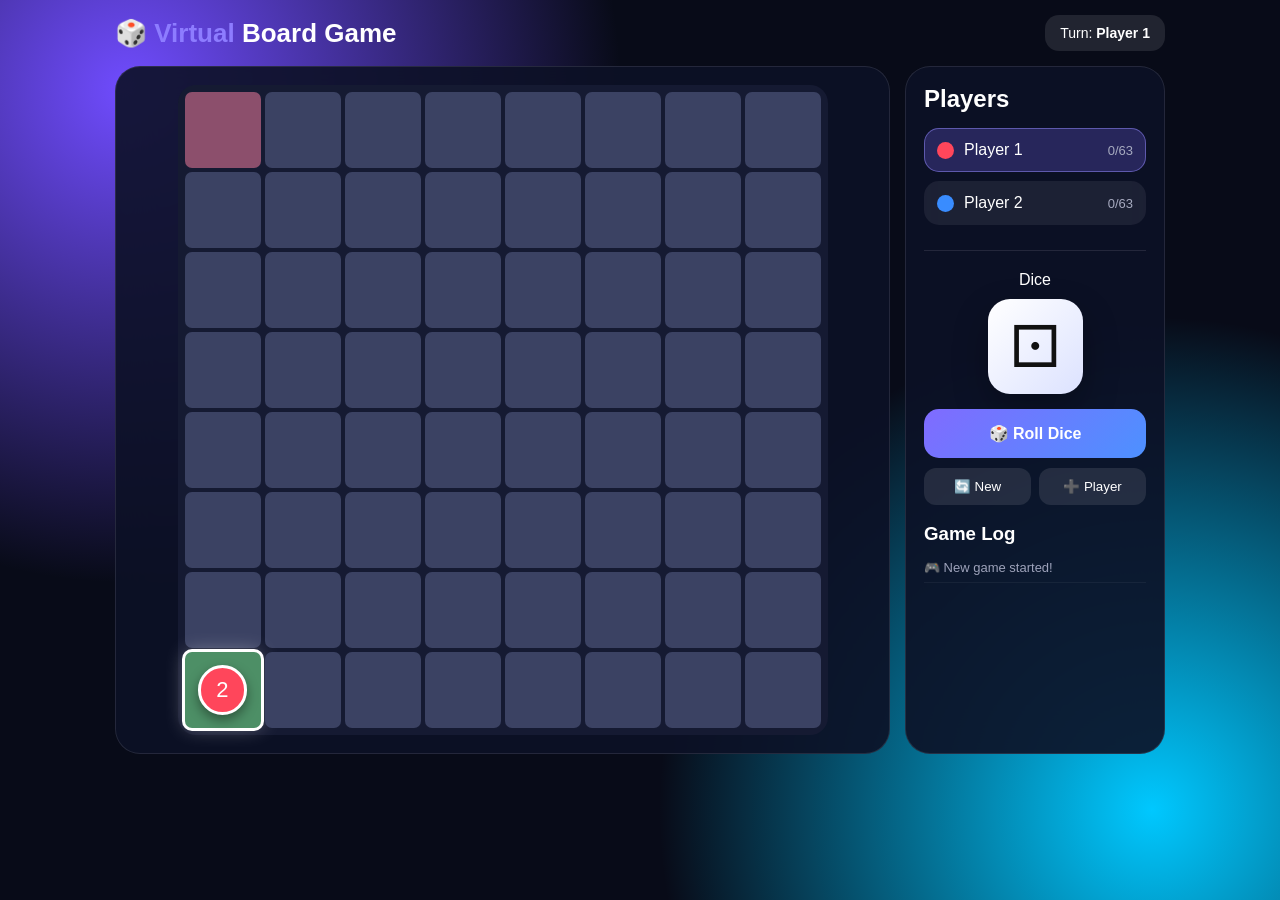
<file: apps/virtual-board-game/index.html>
<!DOCTYPE html>
<html lang="en">
<head>
<meta charset="UTF-8">
<meta name="viewport" content="width=device-width, initial-scale=1.0">
<title>Virtual Board Game</title>

<style>
*{
    box-sizing:border-box;
    margin:0;
    padding:0;
}

body{
    min-height:100vh;
    font-family:Arial,sans-serif;
    color:white;
    background:
        radial-gradient(circle at 10% 10%,#704cff,transparent 35%),
        radial-gradient(circle at 90% 90%,#00c8ff,transparent 35%),
        #080b18;
    padding:15px;
}

.app{
    max-width:1050px;
    margin:auto;
}

header{
    display:flex;
    justify-content:space-between;
    align-items:center;
    margin-bottom:15px;
}

.logo{
    font-size:26px;
    font-weight:800;
}

.logo span{
    color:#8d7cff;
}

.top-info{
    background:rgba(255,255,255,.1);
    padding:10px 15px;
    border-radius:14px;
    font-size:14px;
}

.layout{
    display:grid;
    grid-template-columns:1fr 260px;
    gap:15px;
}

.panel{
    background:rgba(13,17,38,.9);
    border:1px solid rgba(255,255,255,.1);
    border-radius:25px;
    padding:18px;
    backdrop-filter:blur(20px);
}

.board{
    width:min(650px,100%);
    aspect-ratio:1;
    margin:auto;
    display:grid;
    grid-template-columns:repeat(8,1fr);
    gap:4px;
    padding:7px;
    border-radius:18px;
    background:#151a32;
}

.cell{
    position:relative;
    min-width:0;
    aspect-ratio:1;
    border-radius:7px;
    background:#222943;
    display:flex;
    align-items:center;
    justify-content:center;
    font-size:clamp(15px,3vw,28px);
    transition:.15s;
}

.cell.path{
    background:#3b4263;
}

.cell.start{
    background:#4d8f66;
}

.cell.finish{
    background:#8c4f6c;
}

.cell.current{
    box-shadow:0 0 0 3px white,0 0 20px rgba(255,255,255,.35);
}

.cell:hover{
    transform:scale(.96);
}

.player-piece{
    width:65%;
    height:65%;
    border-radius:50%;
    display:flex;
    align-items:center;
    justify-content:center;
    font-size:clamp(12px,2vw,22px);
    border:3px solid white;
    box-shadow:0 5px 12px rgba(0,0,0,.4);
}

.red{
    background:#ff465b;
}

.blue{
    background:#398cff;
}

.green{
    background:#2dcc76;
}

.yellow{
    background:#ffc928;
    color:#111;
}

.sidebar h2{
    margin-bottom:15px;
}

.players{
    display:flex;
    flex-direction:column;
    gap:9px;
}

.player{
    padding:13px;
    border-radius:15px;
    background:rgba(255,255,255,.07);
    display:flex;
    align-items:center;
    gap:10px;
}

.player.active{
    background:rgba(126,108,255,.25);
    box-shadow:inset 0 0 0 1px rgba(150,140,255,.5);
}

.dot{
    width:17px;
    height:17px;
    border-radius:50%;
}

.player-name{
    flex:1;
}

.position{
    color:#a7abc0;
    font-size:13px;
}

.dice-area{
    text-align:center;
    margin-top:25px;
    padding-top:20px;
    border-top:1px solid rgba(255,255,255,.1);
}

.dice{
    width:95px;
    height:95px;
    margin:10px auto 15px;
    border-radius:22px;
    background:linear-gradient(135deg,#ffffff,#dce2ff);
    color:#111;
    display:flex;
    align-items:center;
    justify-content:center;
    font-size:58px;
    box-shadow:0 15px 35px rgba(0,0,0,.3);
}

.dice.rolling{
    animation:roll .6s linear infinite;
}

@keyframes roll{
    0%{transform:rotate(0) scale(1)}
    25%{transform:rotate(90deg) scale(.9)}
    50%{transform:rotate(180deg) scale(1.05)}
    75%{transform:rotate(270deg) scale(.9)}
    100%{transform:rotate(360deg) scale(1)}
}

.roll-btn{
    width:100%;
    border:0;
    padding:15px;
    border-radius:15px;
    background:linear-gradient(135deg,#806bff,#4d91ff);
    color:white;
    font-weight:800;
    font-size:16px;
    cursor:pointer;
}

.roll-btn:disabled{
    opacity:.45;
    cursor:not-allowed;
}

.controls{
    display:flex;
    gap:8px;
    margin-top:10px;
}

.control-btn{
    flex:1;
    padding:11px;
    border:0;
    border-radius:12px;
    background:rgba(255,255,255,.1);
    color:white;
    cursor:pointer;
}

.log{
    margin-top:18px;
    max-height:160px;
    overflow:auto;
}

.log h3{
    margin-bottom:8px;
}

.log-entry{
    color:#9da2ba;
    font-size:13px;
    padding:7px 0;
    border-bottom:1px solid rgba(255,255,255,.05);
}

.winner{
    text-align:center;
    padding:15px;
    margin-top:15px;
    border-radius:15px;
    background:rgba(255,211,70,.12);
    color:#ffe477;
    display:none;
}

@media(max-width:800px){
    .layout{
        grid-template-columns:1fr;
    }

    .sidebar{
        order:-1;
    }
}
</style>
</head>

<body>

<div class="app">

<header>
    <div class="logo">🎲 <span>Virtual</span> Board Game</div>
    <div class="top-info">
        Turn: <strong id="turnText">Player 1</strong>
    </div>
</header>

<div class="layout">

    <div class="panel">

        <div class="board" id="board"></div>

    </div>

    <div class="panel sidebar">

        <h2>Players</h2>

        <div class="players" id="players"></div>

        <div class="dice-area">

            <div>Dice</div>

            <div class="dice" id="dice">⚀</div>

            <button
                class="roll-btn"
                id="rollBtn"
                onclick="rollDice()"
            >
                🎲 Roll Dice
            </button>

            <div class="controls">
                <button class="control-btn" onclick="newGame()">
                    🔄 New
                </button>

                <button class="control-btn" onclick="addPlayer()">
                    ➕ Player
                </button>
            </div>

        </div>

        <div class="winner" id="winner"></div>

        <div class="log">
            <h3>Game Log</h3>
            <div id="log"></div>
        </div>

    </div>

</div>

</div>

<script>

const board = document.getElementById("board");
const playersBox = document.getElementById("players");
const dice = document.getElementById("dice");
const rollBtn = document.getElementById("rollBtn");
const turnText = document.getElementById("turnText");
const logBox = document.getElementById("log");
const winnerBox = document.getElementById("winner");

const diceFaces = [
    "⚀",
    "⚁",
    "⚂",
    "⚃",
    "⚄",
    "⚅"
];

const playerColors = [
    "red",
    "blue",
    "green",
    "yellow"
];

const playerNames = [
    "Player 1",
    "Player 2",
    "Player 3",
    "Player 4"
];

let players = [];
let currentPlayer = 0;
let gameOver = false;
let rolling = false;

const boardSize = 8;
const finishPosition = 63;

/* ---------------- NEW GAME ---------------- */

function newGame(){

    players = [
        {
            name:"Player 1",
            color:"red",
            position:0,
            icon:"🔴"
        },
        {
            name:"Player 2",
            color:"blue",
            position:0,
            icon:"🔵"
        }
    ];

    currentPlayer = 0;
    gameOver = false;
    rolling = false;

    dice.textContent = "⚀";

    winnerBox.style.display = "none";

    logBox.innerHTML = "";

    addLog("🎮 New game started!");

    renderBoard();
    renderPlayers();
    updateTurn();

}

/* ---------------- ADD PLAYER ---------------- */

function addPlayer(){

    if(players.length >= 4){

        addLog("Maximum 4 players.");

        return;

    }

    const index = players.length;

    players.push({
        name:playerNames[index],
        color:playerColors[index],
        position:0,
        icon:["🔴","🔵","🟢","🟡"][index]
    });

    addLog(
        "➕ " +
        playerNames[index] +
        " joined the game."
    );

    renderBoard();
    renderPlayers();

}

/* ---------------- BOARD ---------------- */

function getBoardNumber(row,col){

    /*
       Creates a snake-like path:
       Row 7:  0 → 7
       Row 6: 15 → 8
       Row 5: 16 → 23
       etc.
    */

    const reverse =
        (7-row)%2===1;

    const base =
        (7-row)*8;

    return reverse
        ? base + (7-col)
        : base + col;

}

function renderBoard(){

    board.innerHTML = "";

    for(let row=0;row<8;row++){

        for(let col=0;col<8;col++){

            const number =
                getBoardNumber(row,col);

            const cell =
                document.createElement("div");

            cell.className = "cell path";

            if(number===0)
                cell.classList.add("start");

            if(number===63)
                cell.classList.add("finish");

            cell.title =
                "Position " + number;

            const occupying =
                players.filter(
                    p=>p.position===number
                );

            if(occupying.length){

                const piece =
                    document.createElement("div");

                const first =
                    occupying[0];

                piece.className =
                    "player-piece " + first.color;

                piece.textContent =
                    occupying.length>1
                    ? occupying.length
                    : first.icon;

                cell.appendChild(piece);

            }

            if(
                players.some(
                    p=>p.position===number &&
                    players.indexOf(p)===currentPlayer
                )
            ){

                cell.classList.add("current");

            }

            board.appendChild(cell);

        }

    }

}

/* ---------------- PLAYERS ---------------- */

function renderPlayers(){

    playersBox.innerHTML = "";

    players.forEach((player,index)=>{

        const item =
            document.createElement("div");

        item.className =
            "player " +
            (index===currentPlayer ? "active" : "");

        item.innerHTML = `

            <div class="dot ${player.color}"></div>

            <div class="player-name">
                ${player.name}
            </div>

            <div class="position">
                ${player.position}/63
            </div>

        `;

        playersBox.appendChild(item);

    });

}

/* ---------------- TURN ---------------- */

function updateTurn(){

    if(!players.length) return;

    turnText.textContent =
        players[currentPlayer].name;

    rollBtn.disabled =
        gameOver || rolling;

    renderPlayers();
    renderBoard();

}

/* ---------------- ROLL DICE ---------------- */

function rollDice(){

    if(gameOver || rolling || !players.length)
        return;

    rolling = true;

    rollBtn.disabled = true;

    dice.classList.add("rolling");

    let count = 0;

    const animation =
        setInterval(()=>{

            const random =
                Math.floor(Math.random()*6);

            dice.textContent =
                diceFaces[random];

            count++;

            if(count>=10){

                clearInterval(animation);

                finishRoll();

            }

        },70);

}

function finishRoll(){

    const value =
        Math.floor(Math.random()*6)+1;

    dice.textContent =
        diceFaces[value-1];

    dice.classList.remove("rolling");

    const player =
        players[currentPlayer];

    const oldPosition =
        player.position;

    let newPosition =
        oldPosition + value;

    if(newPosition > finishPosition){

        newPosition = oldPosition;

        addLog(
            "🎲 " +
            player.name +
            " rolled " +
            value +
            " but needs an exact roll to finish."
        );

    }else{

        player.position = newPosition;

        addLog(
            "🎲 " +
            player.name +
            " rolled " +
            value +
            " and moved to " +
            newPosition +
            "."
        );

    }

    renderBoard();
    renderPlayers();

    if(player.position===finishPosition){

        gameOver = true;

        winnerBox.style.display = "block";

        winnerBox.textContent =
            "🏆 " +
            player.name +
            " wins the game!";

        addLog(
            "🏆 " +
            player.name +
            " reached the finish!"
        );

        rolling = false;

        updateTurn();

        return;

    }

    /*
       A 6 gives another turn.
    */

    if(value===6){

        addLog(
            "⭐ " +
            player.name +
            " rolled a 6 and gets another turn!"
        );

    }else{

        nextTurn();

    }

    rolling = false;

    updateTurn();

}

/* ---------------- NEXT TURN ---------------- */

function nextTurn(){

    currentPlayer++;

    if(currentPlayer>=players.length){

        currentPlayer=0;

    }

}

/* ---------------- LOG ---------------- */

function addLog(message){

    const entry =
        document.createElement("div");

    entry.className = "log-entry";

    entry.textContent = message;

    logBox.prepend(entry);

    while(logBox.children.length>12){

        logBox.removeChild(
            logBox.lastChild
        );

    }

}

/* START */

newGame();

</script>

</body>
</html>
</file>
